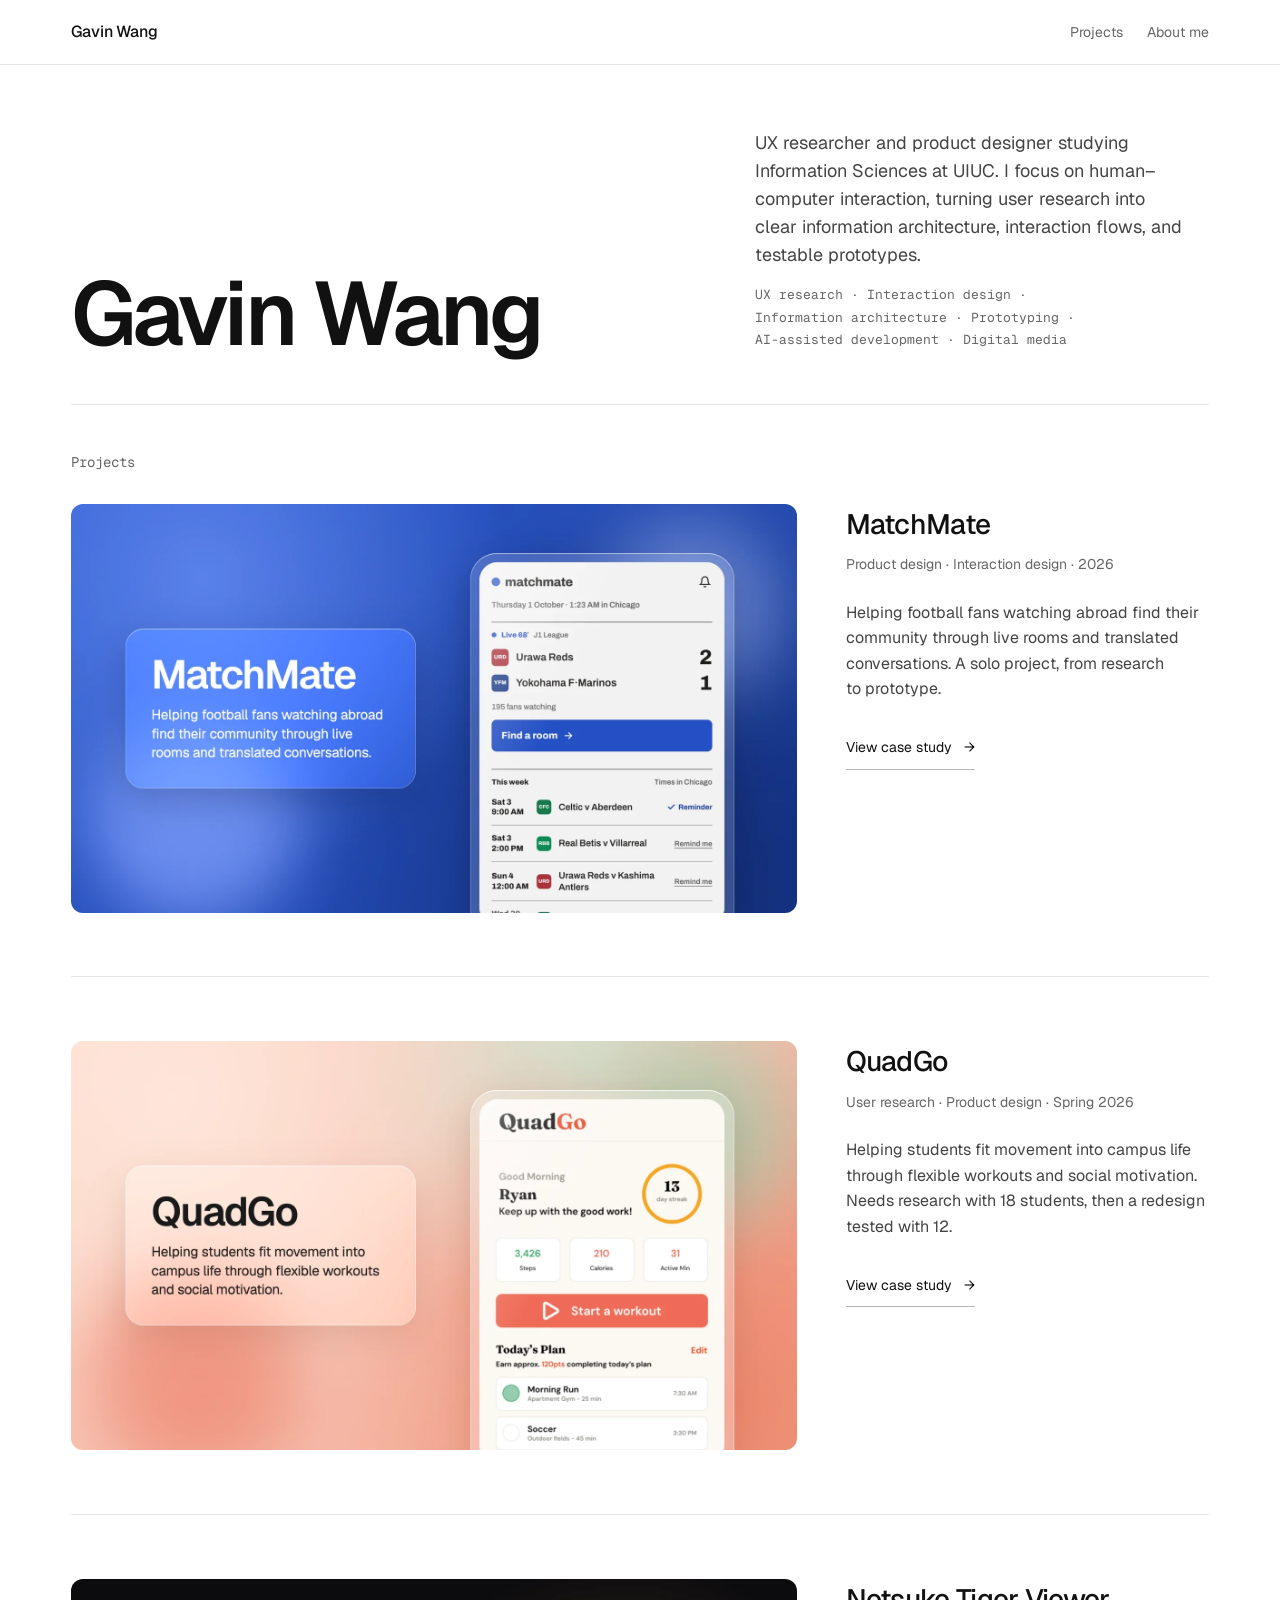
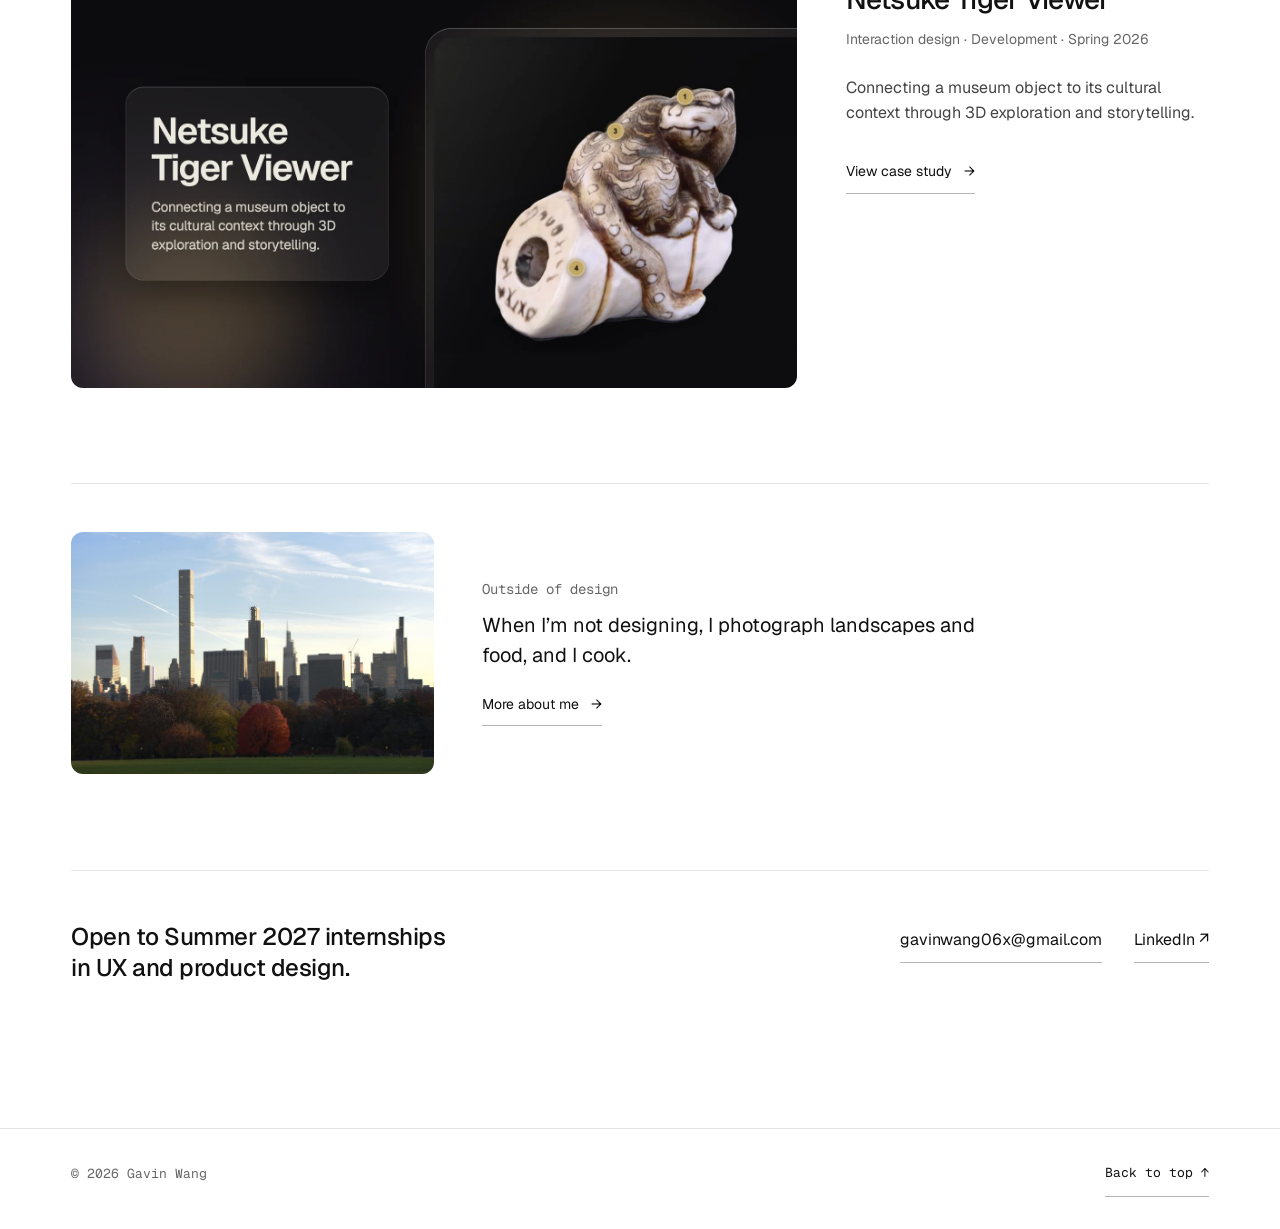
<file: index.html>
<!DOCTYPE html>
<html lang="en">
<head>
    <meta charset="UTF-8">
    <meta name="viewport" content="width=device-width, initial-scale=1.0">
    <meta name="description" content="Gavin Wang — Information Sciences at UIUC. Projects in UX research, product design, and interaction design.">
    <title>Gavin Wang</title>
    <link rel="preconnect" href="https://fonts.googleapis.com">
    <link rel="preconnect" href="https://fonts.gstatic.com" crossorigin>
    <link href="https://fonts.googleapis.com/css2?family=Geist:wght@400;500;600&family=Geist+Mono:wght@400;500&display=swap" rel="stylesheet">
    <link rel="stylesheet" href="styles.css?v=nov02b">
</head>
<body>
    <a class="skip-link" href="#main">Skip to content</a>
    <header class="site-bar">
        <div class="frame">
            <a class="site-name" href="#main">Gavin Wang</a>
            <nav class="site-nav" aria-label="Site">
                <a href="#projects">Projects</a>
                <a href="about.html">About me</a>
            </nav>
        </div>
    </header>
    <main id="main" class="frame page">
        <header class="statement">
            <h1>Gavin Wang</h1>
            <div class="statement-text">
                <p>UX researcher and product designer studying Information Sciences at UIUC. I focus on human–computer interaction, turning user research into clear information architecture, interaction flows, and testable prototypes.</p>
                <p class="statement-focus"><span>UX research</span> · <span>Interaction design</span> · <span>Information architecture</span> · <span>Prototyping</span> · <span>AI-assisted development</span> · <span>Digital media</span></p>
            </div>
        </header>
        <section id="projects" class="section" aria-labelledby="projects-title">
            <h2 id="projects-title" class="section-title">Projects</h2>
            <div class="work-list">
            <article class="work-preview">
                <a class="work-preview-link" href="projects/project-03.html" aria-labelledby="matchmate-title matchmate-cta">
                    <div class="work-artwork">
                        <img class="work-artwork-full" src="assets/images/thumbnails/matchmate-1600.webp" srcset="assets/images/thumbnails/matchmate-1600.webp 1600w, assets/images/thumbnails/matchmate-3200.webp 3200w" sizes="(max-width: 960px) 100vw, 790px" width="1600" height="900" alt="MatchMate thumbnail: the app’s welcome screen, with a football pitch marked with fans’ cities, on a cobalt background." loading="lazy" decoding="async">
                    </div>
                    <div class="work-text">
                        <h3 id="matchmate-title">MatchMate</h3>
                        <p class="work-discipline">Product design · Interaction design · 2026</p>
                        <p>Helping football fans watching abroad find their community through live rooms and translated conversations. A solo project, from research to prototype.</p>
                        <span class="work-cta" id="matchmate-cta">View case study <span aria-hidden="true">→</span></span>
                    </div>
                </a>
            </article>
            <article class="work-preview">
                <a class="work-preview-link" href="projects/project-01.html" aria-labelledby="quadgo-title quadgo-cta">
                    <div class="work-artwork">
                        <img class="work-artwork-full" src="assets/images/thumbnails/quadgo-1600.webp" srcset="assets/images/thumbnails/quadgo-1600.webp 1600w, assets/images/thumbnails/quadgo-3200.webp 3200w" sizes="(max-width: 960px) 100vw, 790px" width="1600" height="900" alt="QuadGo thumbnail: the app’s home screen with a 13-day streak, activity totals, and today’s workout plan, on a warm coral background." loading="lazy" decoding="async">
                    </div>
                    <div class="work-text">
                        <h3 id="quadgo-title">QuadGo</h3>
                        <p class="work-discipline">User research · Product design · Spring 2026</p>
                        <p>Helping students fit movement into campus life through flexible workouts and social motivation. Needs research with 18 students, then a redesign tested with 12.</p>
                        <span class="work-cta" id="quadgo-cta">View case study <span aria-hidden="true">→</span></span>
                    </div>
                </a>
            </article>
            <article class="work-preview">
                <a class="work-preview-link" href="projects/project-02.html" aria-labelledby="netsuke-title netsuke-cta">
                    <div class="work-artwork">
                        <img class="work-artwork-full" src="assets/images/thumbnails/netsuke-1600.webp" srcset="assets/images/thumbnails/netsuke-1600.webp 1600w, assets/images/thumbnails/netsuke-3200.webp 3200w" sizes="(max-width: 960px) 100vw, 790px" width="1600" height="900" alt="Netsuke Tiger Viewer thumbnail: the ivory tiger netsuke with numbered gold hotspots, on a near-black background." loading="lazy" decoding="async">
                    </div>
                    <div class="work-text">
                        <h3 id="netsuke-title">Netsuke Tiger Viewer</h3>
                        <p class="work-discipline">Interaction design · Development · Spring 2026</p>
                        <p>Connecting a museum object to its cultural context through 3D exploration and storytelling.</p>
                        <span class="work-cta" id="netsuke-cta">View case study <span aria-hidden="true">→</span></span>
                    </div>
                </a>
            </article>
            </div>
        </section>
        <aside class="about-teaser" aria-labelledby="teaser-title">
            <a class="about-teaser-link" href="about.html">
                <figure class="photo pop" style="--ratio: 3 / 2">
                    <div class="photo-frame"><img src="assets/images/about/landscape-new-york-skyline.jpg" decoding="async" width="734" height="1100" alt="The Midtown Manhattan skyline rising behind autumn trees and a wide lawn in Central Park." loading="lazy"></div>
                </figure>
                <div class="about-teaser-text">
                    <h2 id="teaser-title" class="section-title">Outside of design</h2>
                    <p>When I’m not designing, I photograph landscapes and food, and I cook.</p>
                    <span class="work-cta">More about me <span aria-hidden="true">→</span></span>
                </div>
            </a>
        </aside>
        <section id="contact" class="contact" aria-labelledby="contact-title">
            <h2 id="contact-title" class="contact-line">Open to Summer 2027 internships in UX and product design.</h2>
            <ul class="contact-links">
                <li><a href="mailto:gavinwang06x@gmail.com">gavinwang06x@gmail.com</a></li>
                <li><a href="https://www.linkedin.com/in/gavinwang62" target="_blank" rel="noopener noreferrer">LinkedIn ↗<span class="sr-only"> (opens in a new tab)</span></a></li>
            </ul>
        </section>
    </main>
    <footer class="site-footer">
        <div class="frame"><span>© 2026 Gavin Wang</span><a href="#main">Back to top ↑</a></div>
    </footer>
</body>
</html>
</file>
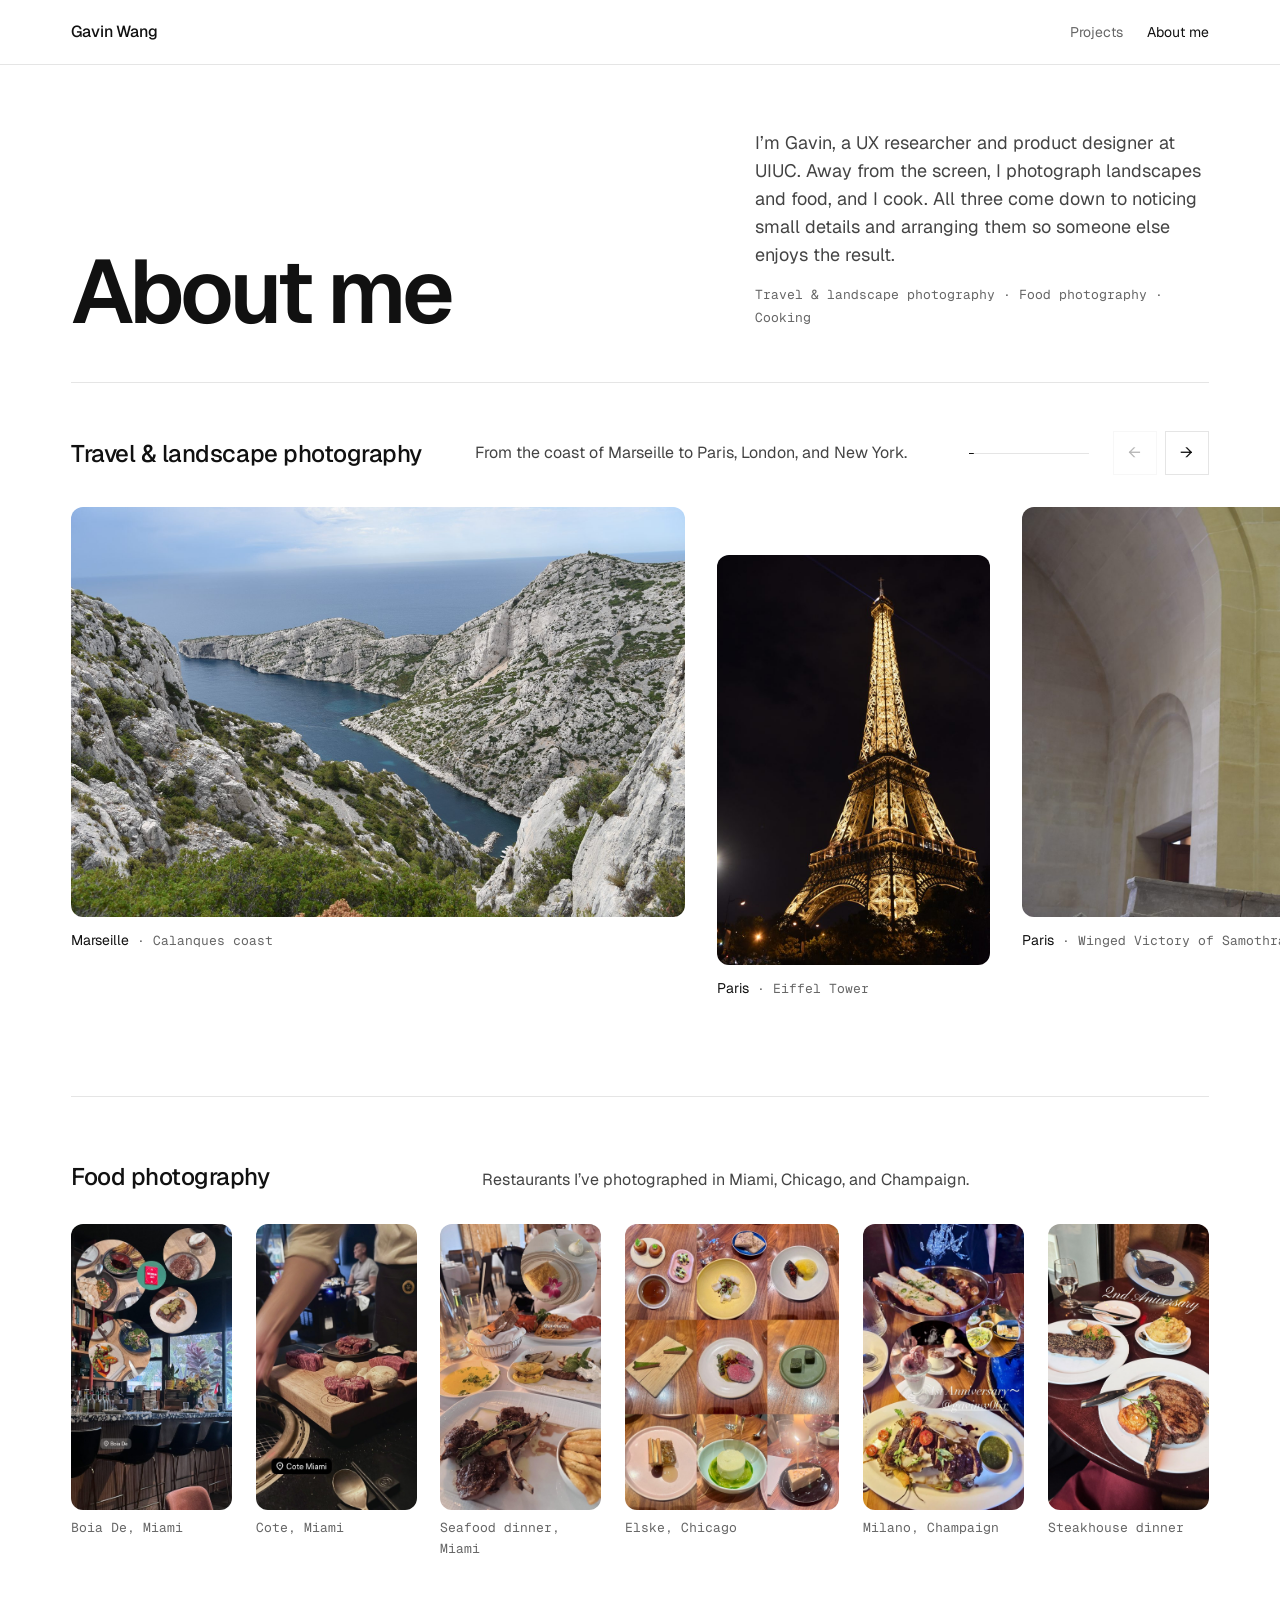
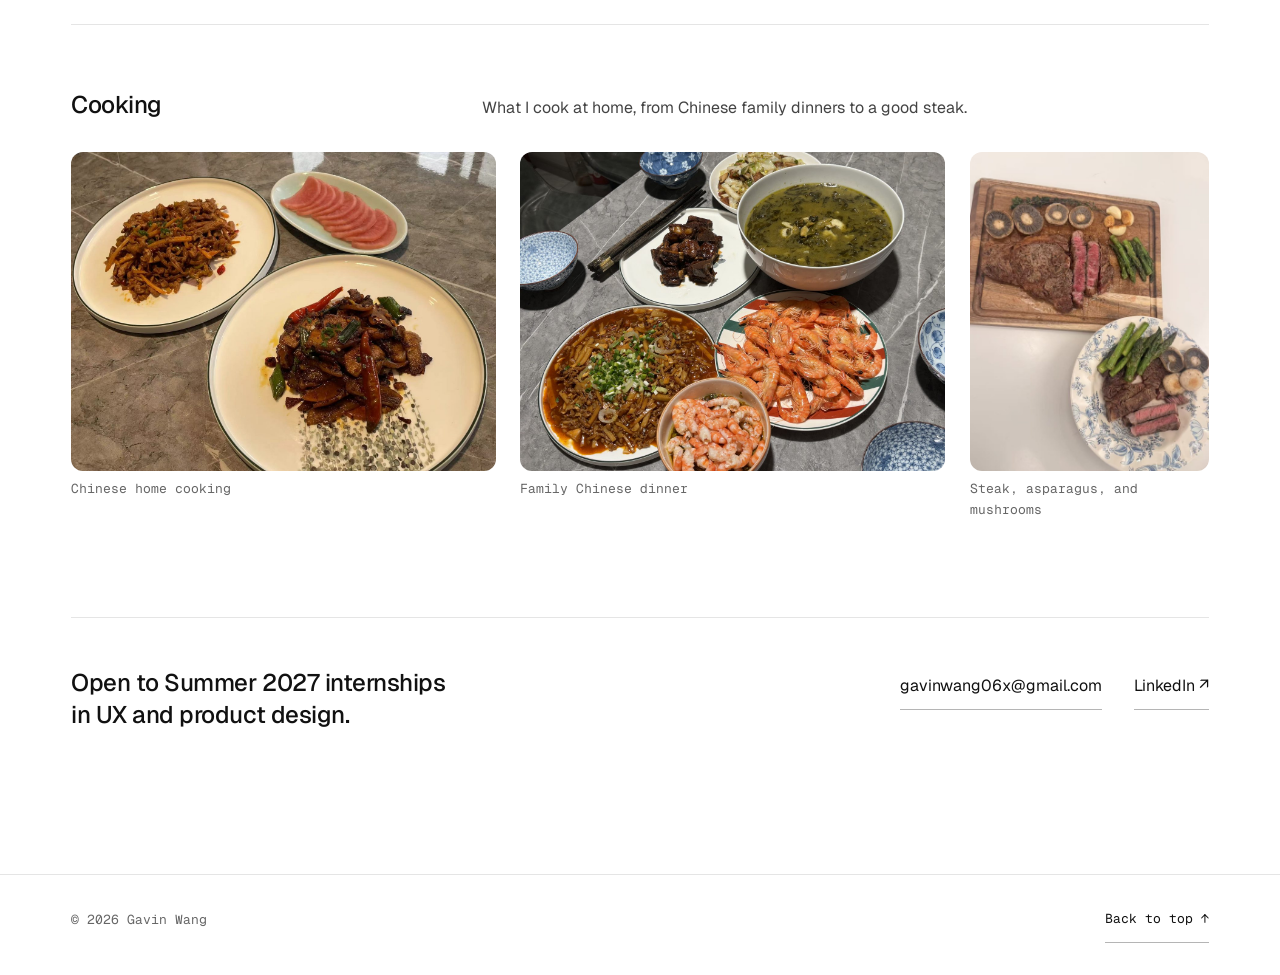
<file: about.html>
<!DOCTYPE html>
<html lang="en">
<head>
    <meta charset="UTF-8">
    <meta name="viewport" content="width=device-width, initial-scale=1.0">
    <meta name="description" content="About Gavin Wang: landscape photography, food photography, and cooking.">
    <title>About me — Gavin Wang</title>
    <link rel="preconnect" href="https://fonts.googleapis.com">
    <link rel="preconnect" href="https://fonts.gstatic.com" crossorigin>
    <link href="https://fonts.googleapis.com/css2?family=Geist:wght@400;500;600&family=Geist+Mono:wght@400;500&display=swap" rel="stylesheet">
    <link rel="stylesheet" href="styles.css?v=nov02b">
</head>
<body>
    <!-- Photos: web copies in assets/images/about/ (resized, metadata removed). Originals stay in photos-inbox/, which is not committed. -->
    <a class="skip-link" href="#main">Skip to content</a>
    <header class="site-bar">
        <div class="frame">
            <a class="site-name" href="index.html">Gavin Wang</a>
            <nav class="site-nav" aria-label="Site">
                <a href="index.html#projects">Projects</a>
                <a href="about.html" aria-current="page">About me</a>
            </nav>
        </div>
    </header>
    <main id="main" class="frame page about-page">
        <header class="statement">
            <h1>About me</h1>
            <div class="statement-text">
                <p>I’m Gavin, a UX researcher and product designer at UIUC. Away from the screen, I photograph landscapes and food, and I cook. All three come down to noticing small details and arranging them so someone else enjoys the result.</p>
                <nav class="statement-focus interest-index" aria-label="On this page"><a href="#landscape">Travel &amp; landscape photography</a> · <a href="#food">Food photography</a> · <a href="#cooking">Cooking</a></nav>
            </div>
        </header>

        <section id="landscape" class="interest" aria-labelledby="landscape-title">
            <div class="interest-head has-controls">
                <h2 id="landscape-title">Travel &amp; landscape photography</h2>
                <p>From the coast of Marseille to Paris, London, and New York.</p>
                <div class="filmstrip-controls">
                    <div class="filmstrip-progress" aria-hidden="true"><span></span></div>
                    <button type="button" class="filmstrip-btn" data-dir="-1" aria-label="Scroll photos left">←</button>
                    <button type="button" class="filmstrip-btn" data-dir="1" aria-label="Scroll photos right">→</button>
                </div>
            </div>
            <div class="filmstrip-wrap">
                <div class="filmstrip" tabindex="0" role="region" aria-label="Travel and landscape photos. Scroll sideways to see more.">
                    <figure class="photo pop film-item" style="--r: 1.4988">
                        <div class="photo-frame"><img src="assets/images/about/landscape-marseille.jpg" decoding="async" width="1920" height="1281" alt="Limestone cliffs dropping into a deep blue inlet on the coast near Marseille." draggable="false"></div>
                        <figcaption><span class="film-place">Marseille</span> · Calanques coast</figcaption>
                    </figure>
                    <figure class="photo pop film-item" style="--r: 0.6673">
                        <div class="photo-frame"><img src="assets/images/about/landscape-eiffel-tower.jpg" decoding="async" width="734" height="1100" alt="The Eiffel Tower lit up gold against the night sky." draggable="false"></div>
                        <figcaption><span class="film-place">Paris</span> · Eiffel Tower</figcaption>
                    </figure>
                    <figure class="photo pop film-item" style="--r: 1.4981">
                        <div class="photo-frame"><img src="assets/images/about/landscape-winged-victory.jpg" decoding="async" width="1600" height="1068" alt="The Winged Victory of Samothrace at the top of a stone staircase." draggable="false" loading="lazy"></div>
                        <figcaption><span class="film-place">Paris</span> · Winged Victory of Samothrace, the Louvre</figcaption>
                    </figure>
                    <figure class="photo pop film-item" style="--r: 1.4981">
                        <div class="photo-frame"><img src="assets/images/about/landscape-london-eye.jpg" decoding="async" width="1600" height="1068" alt="The London Eye on a clear day, seen across the Thames." draggable="false" loading="lazy"></div>
                        <figcaption><span class="film-place">London</span> · London Eye</figcaption>
                    </figure>
                    <figure class="photo pop film-item" style="--r: 0.6673">
                        <div class="photo-frame"><img src="assets/images/about/landscape-new-york-skyline.jpg" decoding="async" width="734" height="1100" alt="The Midtown Manhattan skyline rising behind autumn trees and a wide lawn." draggable="false" loading="lazy"></div>
                        <figcaption><span class="film-place">New York</span> · Central Park</figcaption>
                    </figure>
                    <figure class="photo pop film-item" style="--r: 1.4981">
                        <div class="photo-frame"><img src="assets/images/about/landscape-new-york-mirrors.jpg" decoding="async" width="2000" height="1335" alt="A mirrored room reflecting purple and red lights and two visitors standing on a glass floor." draggable="false" loading="lazy"></div>
                        <figcaption><span class="film-place">New York</span> · A room of mirrors</figcaption>
                    </figure>
                </div>
            </div>
        </section>

        <section id="food" class="interest" aria-labelledby="food-title">
            <div class="interest-head">
                <h2 id="food-title">Food photography</h2>
                <p>Restaurants I’ve photographed in Miami, Chicago, and Champaign.</p>
            </div>
            <div class="photo-justified mobile-three">
                <figure class="photo pop" style="--r: 0.5621">
                    <div class="photo-frame"><img src="assets/images/about/food-boia-de.jpg" decoding="async" width="787" height="1400" alt="Collage of small plates on round tables at Boia De, with a view into the bar." loading="lazy"></div>
                    <figcaption>Boia De, Miami</figcaption>
                </figure>
                <figure class="photo pop" style="--r: 0.5621">
                    <div class="photo-frame"><img src="assets/images/about/food-cote-miami.jpg" decoding="async" width="787" height="1400" alt="Cuts of raw beef on a board beside a tabletop grill at Cote." loading="lazy"></div>
                    <figcaption>Cote, Miami</figcaption>
                </figure>
                <figure class="photo pop" style="--r: 0.5621">
                    <div class="photo-frame"><img src="assets/images/about/food-miami-seafood.jpg" decoding="async" width="787" height="1400" alt="Collage of a seafood dinner: lamb chops, fries, pasta, and small plates." loading="lazy"></div>
                    <figcaption>Seafood dinner, Miami</figcaption>
                </figure>
                <figure class="photo pop" style="--r: 0.7500">
                    <div class="photo-frame"><img src="assets/images/about/food-elske.jpg" decoding="async" width="1050" height="1400" alt="A grid of nine tasting-menu courses on a wooden table at Elske." loading="lazy"></div>
                    <figcaption>Elske, Chicago</figcaption>
                </figure>
                <figure class="photo pop" style="--r: 0.5629">
                    <div class="photo-frame"><img src="assets/images/about/food-milano.jpg" decoding="async" width="788" height="1400" alt="Anniversary dinner collage at Milano: bread, pasta, a plated main, and dessert." loading="lazy"></div>
                    <figcaption>Milano, Champaign</figcaption>
                </figure>
                <figure class="photo pop" style="--r: 0.5621">
                    <div class="photo-frame"><img src="assets/images/about/food-steakhouse.jpg" decoding="async" width="787" height="1400" alt="Steak dinner for a second anniversary: a bone-in ribeye, sides, and a chocolate dessert." loading="lazy"></div>
                    <figcaption>Steakhouse dinner</figcaption>
                </figure>
            </div>
        </section>

        <section id="cooking" class="interest" aria-labelledby="cooking-title">
            <div class="interest-head">
                <h2 id="cooking-title">Cooking</h2>
                <p>What I cook at home, from Chinese family dinners to a good steak.</p>
            </div>
            <div class="photo-justified mobile-one">
                <figure class="photo pop" style="--r: 1.3333">
                    <div class="photo-frame"><img src="assets/images/about/cooking-stir-fries.jpg" decoding="async" width="1400" height="1050" alt="Two home-cooked Chinese stir-fries on white plates." loading="lazy"></div>
                    <figcaption>Chinese home cooking</figcaption>
                </figure>
                <figure class="photo pop" style="--r: 1.3333">
                    <div class="photo-frame"><img src="assets/images/about/cooking-family-dinner.jpg" decoding="async" width="1400" height="1050" alt="A Chinese family dinner spread: shrimp, braised noodles, a vegetable soup, and side dishes." loading="lazy"></div>
                    <figcaption>Family Chinese dinner</figcaption>
                </figure>
                <figure class="photo pop" style="--r: 0.7500">
                    <div class="photo-frame"><img src="assets/images/about/cooking-steak.jpg" decoding="async" width="1050" height="1400" alt="A sliced medium-rare steak with asparagus and mushrooms on a cutting board and a plate." loading="lazy"></div>
                    <figcaption>Steak, asparagus, and mushrooms</figcaption>
                </figure>
            </div>
        </section>

        <section id="contact" class="contact" aria-labelledby="contact-title">
            <h2 id="contact-title" class="contact-line">Open to Summer 2027 internships in UX and product design.</h2>
            <ul class="contact-links">
                <li><a href="mailto:gavinwang06x@gmail.com">gavinwang06x@gmail.com</a></li>
                <li><a href="https://www.linkedin.com/in/gavinwang62" target="_blank" rel="noopener noreferrer">LinkedIn ↗<span class="sr-only"> (opens in a new tab)</span></a></li>
            </ul>
        </section>
    </main>
    <footer class="site-footer">
        <div class="frame"><span>© 2026 Gavin Wang</span><a href="#main">Back to top ↑</a></div>
    </footer>
    <dialog class="lightbox" aria-label="Photo viewer">
        <div class="lightbox-inner">
            <figure class="lightbox-figure">
                <img class="lightbox-image" alt="">
                <figcaption class="lightbox-caption"><span class="lightbox-text"></span><span class="lightbox-count"></span></figcaption>
            </figure>
            <button type="button" class="lightbox-btn lightbox-prev" aria-label="Previous photo">←</button>
            <button type="button" class="lightbox-btn lightbox-next" aria-label="Next photo">→</button>
            <button type="button" class="lightbox-btn lightbox-close" aria-label="Close photo viewer">Close</button>
        </div>
    </dialog>
    <script src="assets/js/about.js?v=5" defer></script>
</body>
</html>
</file>
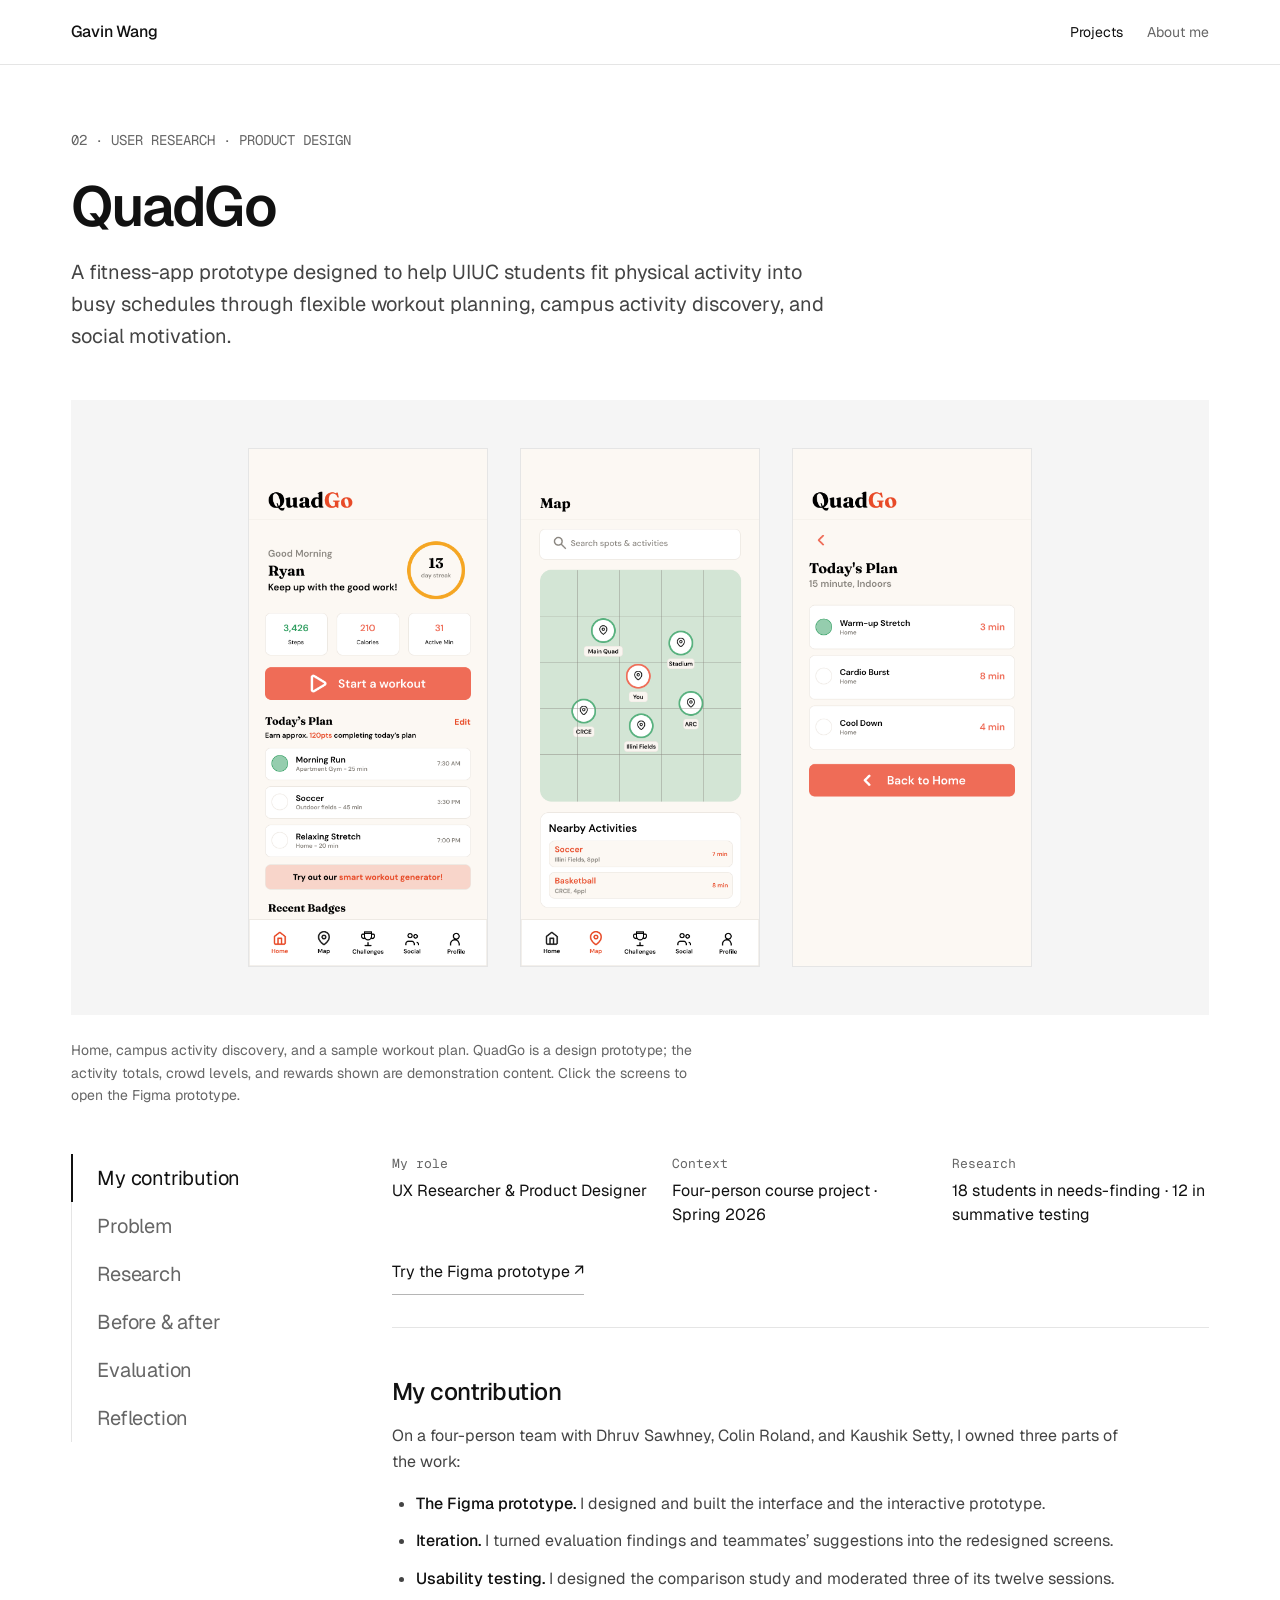
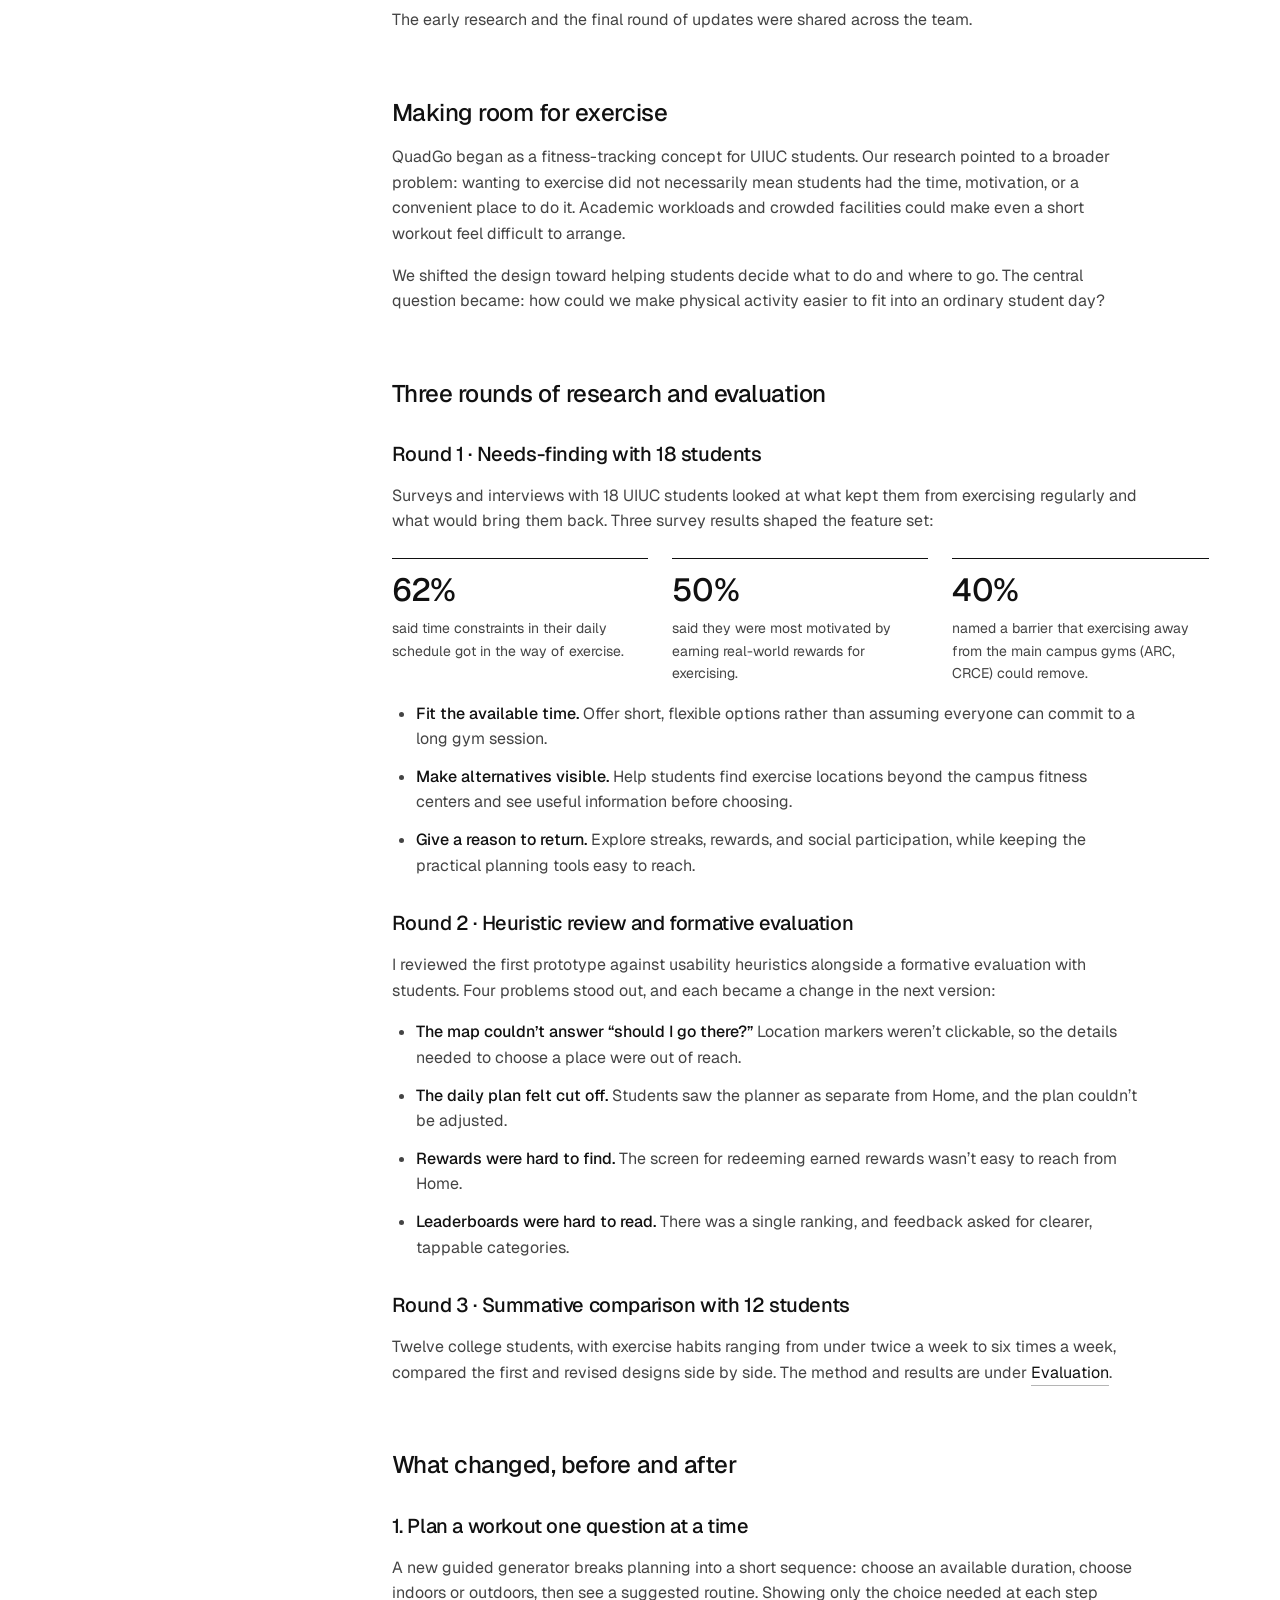
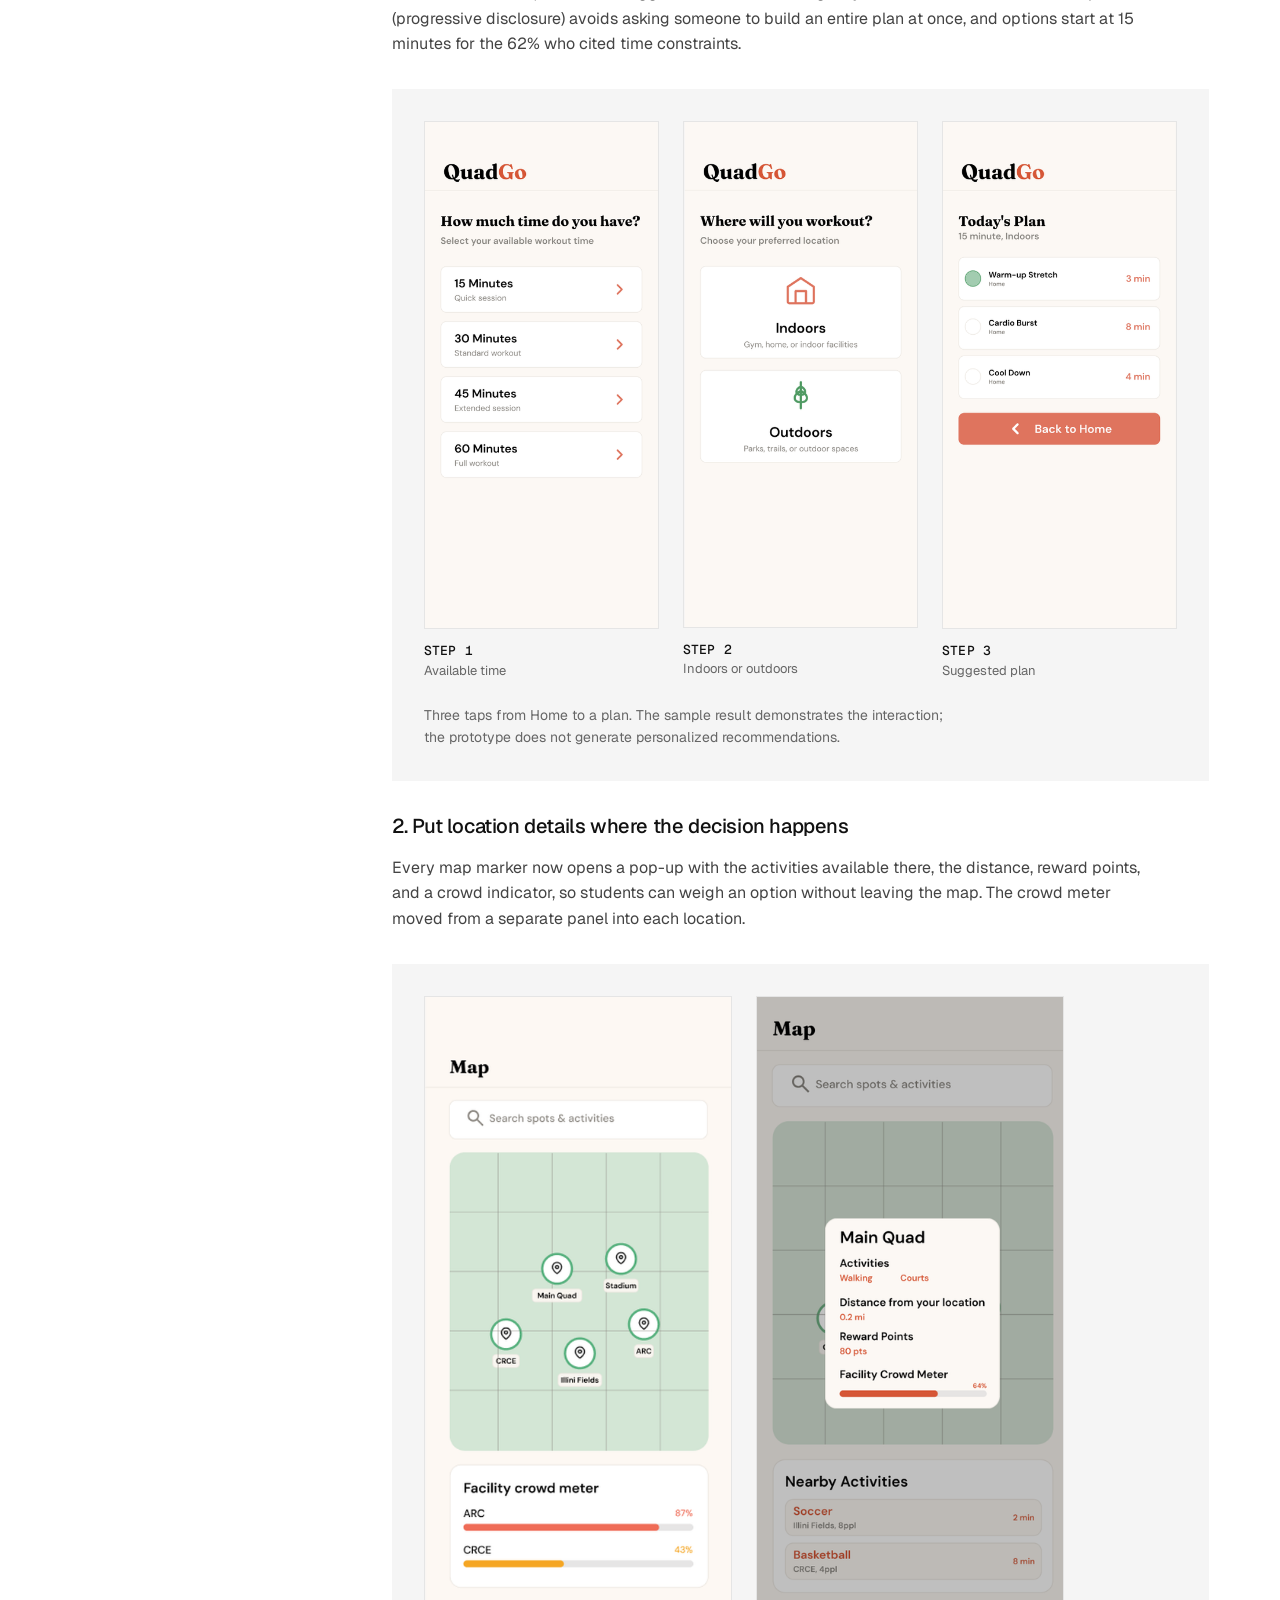
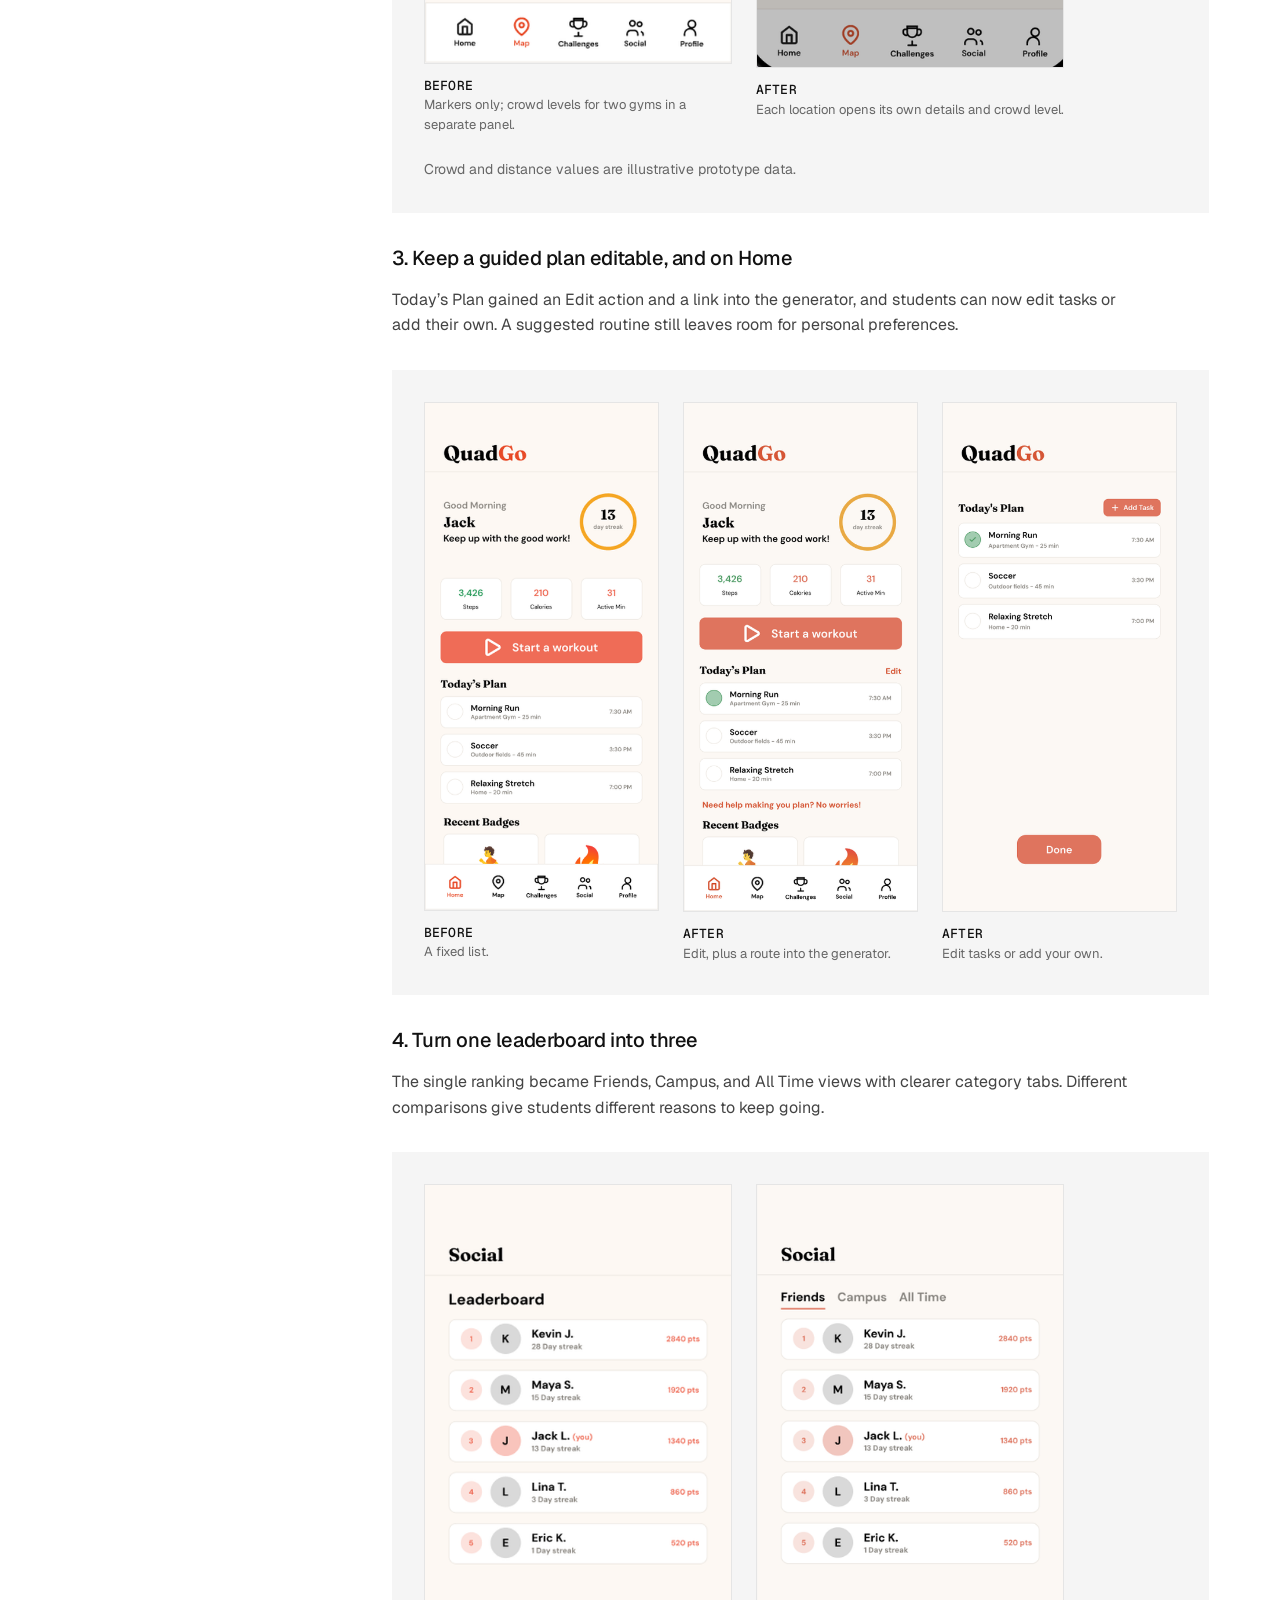
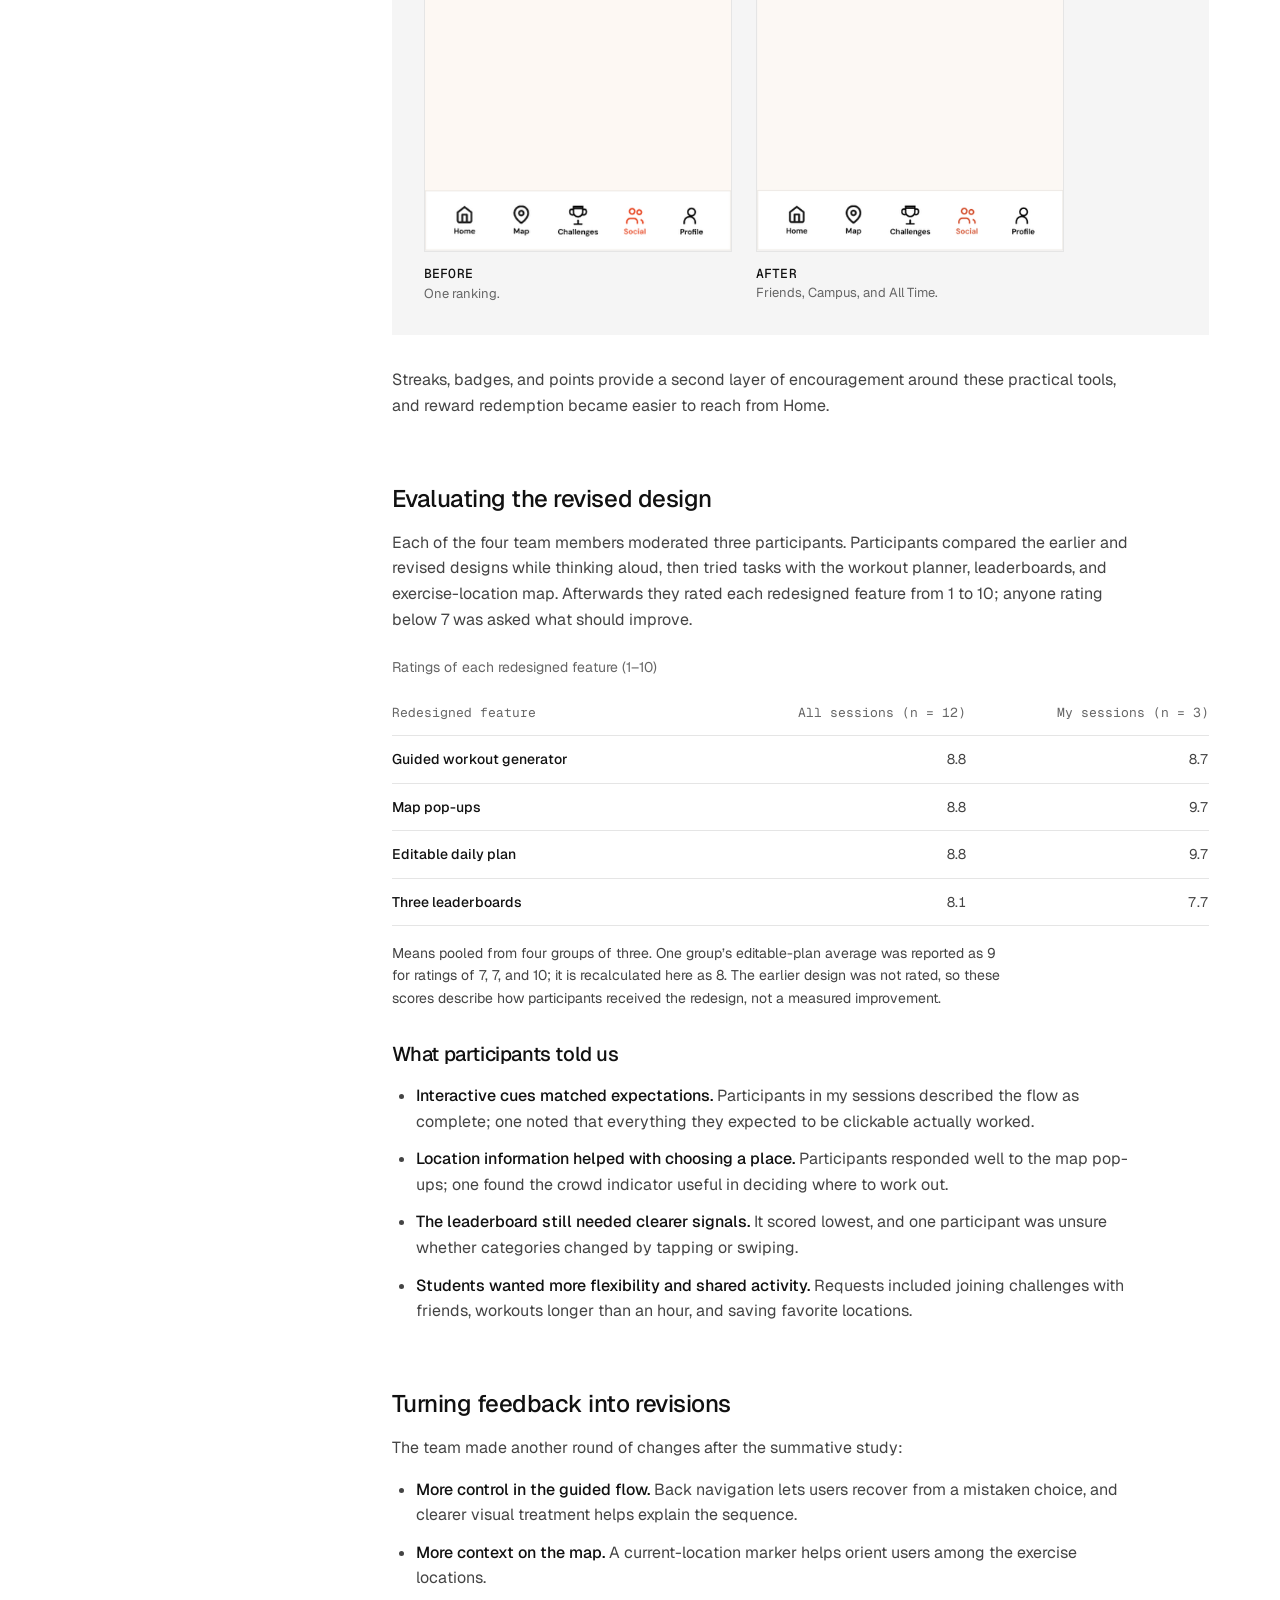
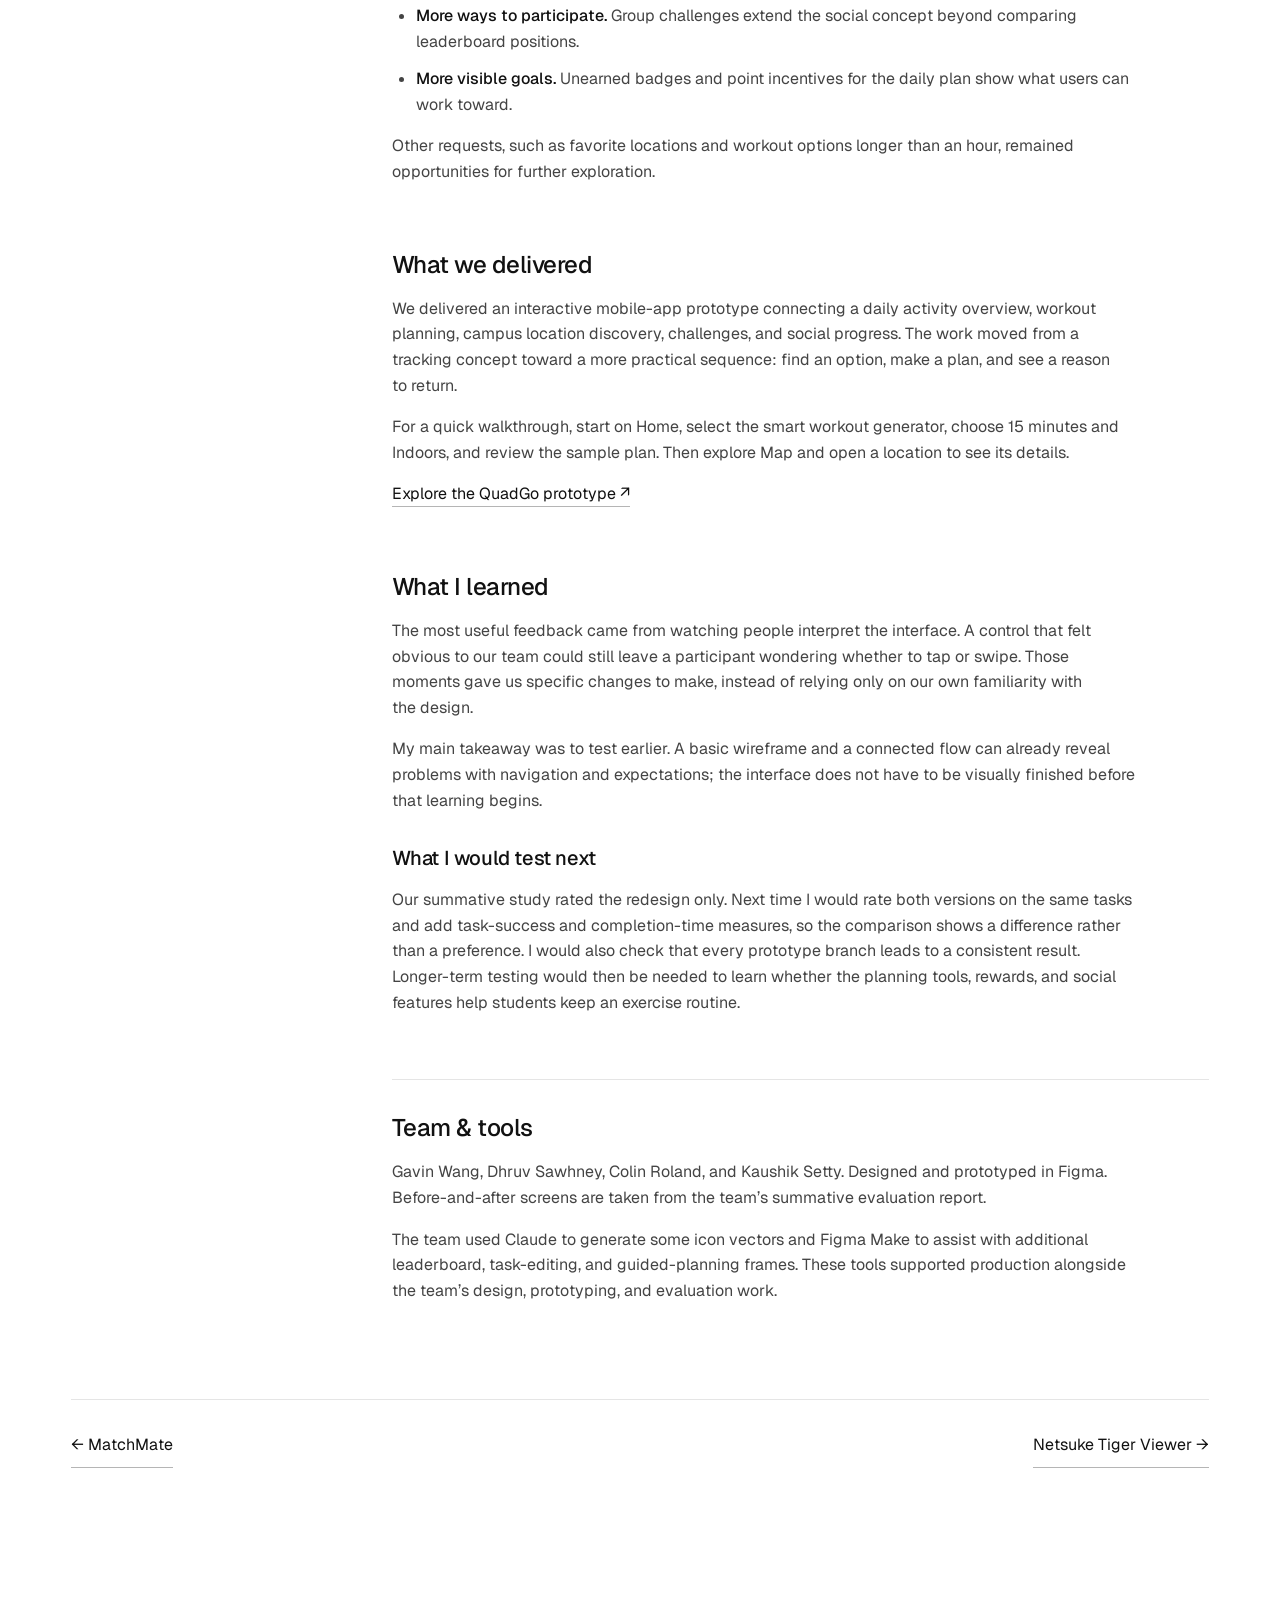
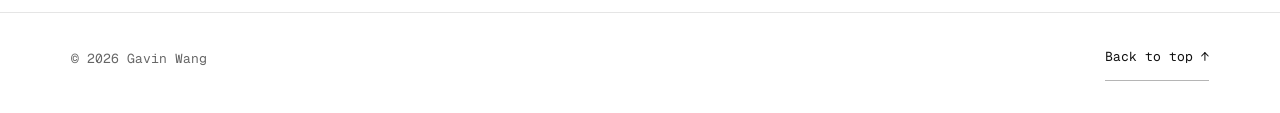
<file: projects/project-01.html>
<!DOCTYPE html>
<html lang="en">
<head>
    <meta charset="UTF-8">
    <meta name="viewport" content="width=device-width, initial-scale=1.0">
    <meta name="description" content="QuadGo: a UIUC student fitness-app prototype. A case study in user research, usability evaluation, and Figma prototyping by Gavin Wang.">
    <title>QuadGo — Gavin Wang</title>
    <link rel="preconnect" href="https://fonts.googleapis.com">
    <link rel="preconnect" href="https://fonts.gstatic.com" crossorigin>
    <link href="https://fonts.googleapis.com/css2?family=Geist:wght@400;500;600&family=Geist+Mono:wght@400;500&display=swap" rel="stylesheet">
    <link rel="stylesheet" href="../styles.css?v=nov02b">
</head>
<body>
    <a class="skip-link" href="#main">Skip to content</a>
    <header class="site-bar">
        <div class="frame">
            <a class="site-name" href="../index.html">Gavin Wang</a>
            <nav class="site-nav" aria-label="Site">
                <a href="../index.html#projects" aria-current="page">Projects</a>
                <a href="../about.html">About me</a>
            </nav>
        </div>
    </header>
    <main id="main" class="frame page case-study">
        <header class="case-header"><p class="label">02 · USER RESEARCH · PRODUCT DESIGN</p><h1>QuadGo</h1><p class="intro">A fitness-app prototype designed to help UIUC students fit physical activity into busy schedules through flexible workout planning, campus activity discovery, and social motivation.</p></header>
        <div class="case-hero">
        <a class="project-screens-link" href="https://www.figma.com/proto/0aW84qmDlwOg2IHuxpjqlN/QuadGo-Prototype?page-id=0%3A1&amp;node-id=1-2&amp;scaling=scale-down&amp;content-scaling=fixed&amp;starting-point-node-id=1%3A2" target="_blank" rel="noopener noreferrer" aria-label="Open the QuadGo Figma prototype (opens in a new tab)">
            <div class="project-screens">
            <img src="../assets/images/quadgo/home.png" width="402" height="874" alt="QuadGo home dashboard and daily workout plan.">
            <img src="../assets/images/quadgo/map.png" width="402" height="874" alt="Campus exercise locations on the QuadGo map.">
            <img src="../assets/images/quadgo/workout-plan.png" width="402" height="874" alt="A generated 15-minute indoor workout plan.">
            </div>
        </a>
        <p class="template-note">Home, campus activity discovery, and a sample workout plan. QuadGo is a design prototype; the activity totals, crowd levels, and rewards shown are demonstration content. Click the screens to open the Figma prototype.</p>
        </div>
        <div class="case-layout case-layout--toc">
            <aside class="case-aside" aria-label="Case study sections">
                <nav class="case-toc" aria-label="Case study sections">
                    <a href="#contribution">My contribution</a>
                    <a href="#problem">Problem</a>
                    <a href="#research">Research</a>
                    <a href="#changes">Before &amp; after</a>
                    <a href="#evaluation">Evaluation</a>
                    <a href="#reflection">Reflection</a>
                </nav>
            </aside>
            <div class="case-body">
                <div class="case-meta">
                    <dl class="case-details">
                    <div><dt>My role</dt><dd>UX Researcher &amp; Product Designer</dd></div>
                    <div><dt>Context</dt><dd>Four-person course project · Spring 2026</dd></div>
                    <div><dt>Research</dt><dd>18 students in needs-finding · 12 in summative testing</dd></div>
                    </dl>
                    <nav class="case-meta-links" aria-label="Project links"><a href="https://www.figma.com/proto/0aW84qmDlwOg2IHuxpjqlN/QuadGo-Prototype?page-id=0%3A1&amp;node-id=1-2&amp;scaling=scale-down&amp;content-scaling=fixed&amp;starting-point-node-id=1%3A2" target="_blank" rel="noopener noreferrer">Try the Figma prototype ↗<span class="sr-only"> (opens in a new tab)</span></a></nav>
                </div>
            <section id="contribution" class="case-section case-prose" aria-labelledby="contribution-title">
                <h2 id="contribution-title">My contribution</h2>
                <p>On a four-person team with Dhruv Sawhney, Colin Roland, and Kaushik Setty, I owned three parts of the work:</p>
                <ul>
                    <li><strong>The Figma prototype.</strong> I designed and built the interface and the interactive prototype.</li>
                    <li><strong>Iteration.</strong> I turned evaluation findings and teammates’ suggestions into the redesigned screens.</li>
                    <li><strong>Usability testing.</strong> I designed the comparison study and moderated three of its twelve sessions.</li>
                </ul>
                <p>The early research and the final round of updates were shared across the team.</p>
            </section>

            <section id="problem" class="case-section case-prose" aria-labelledby="problem-title">
                <h2 id="problem-title">Making room for exercise</h2>
                <p>QuadGo began as a fitness-tracking concept for UIUC students. Our research pointed to a broader problem: wanting to exercise did not necessarily mean students had the time, motivation, or a convenient place to do it. Academic workloads and crowded facilities could make even a short workout feel difficult to arrange.</p>
                <p>We shifted the design toward helping students decide what to do and where to go. The central question became: how could we make physical activity easier to fit into an ordinary student day?</p>
            </section>

            <section id="research" class="case-section case-prose" aria-labelledby="research-title">
                <h2 id="research-title">Three rounds of research and evaluation</h2>
                <h3>Round 1 · Needs-finding with 18 students</h3>
                <p>Surveys and interviews with 18 UIUC students looked at what kept them from exercising regularly and what would bring them back. Three survey results shaped the feature set:</p>
                <dl class="stat-list">
                    <div><dt>62%</dt><dd>said time constraints in their daily schedule got in the way of exercise.</dd></div>
                    <div><dt>50%</dt><dd>said they were most motivated by earning real-world rewards for exercising.</dd></div>
                    <div><dt>40%</dt><dd>named a barrier that exercising away from the main campus gyms (ARC, CRCE) could remove.</dd></div>
                </dl>
                <ul>
                    <li><strong>Fit the available time.</strong> Offer short, flexible options rather than assuming everyone can commit to a long gym session.</li>
                    <li><strong>Make alternatives visible.</strong> Help students find exercise locations beyond the campus fitness centers and see useful information before choosing.</li>
                    <li><strong>Give a reason to return.</strong> Explore streaks, rewards, and social participation, while keeping the practical planning tools easy to reach.</li>
                </ul>
                <h3>Round 2 · Heuristic review and formative evaluation</h3>
                <p>I reviewed the first prototype against usability heuristics alongside a formative evaluation with students. Four problems stood out, and each became a change in the next version:</p>
                <ul>
                    <li><strong>The map couldn’t answer “should I go there?”</strong> Location markers weren’t clickable, so the details needed to choose a place were out of reach.</li>
                    <li><strong>The daily plan felt cut off.</strong> Students saw the planner as separate from Home, and the plan couldn’t be adjusted.</li>
                    <li><strong>Rewards were hard to find.</strong> The screen for redeeming earned rewards wasn’t easy to reach from Home.</li>
                    <li><strong>Leaderboards were hard to read.</strong> There was a single ranking, and feedback asked for clearer, tappable categories.</li>
                </ul>
                <h3>Round 3 · Summative comparison with 12 students</h3>
                <p>Twelve college students, with exercise habits ranging from under twice a week to six times a week, compared the first and revised designs side by side. The method and results are under <a href="#evaluation">Evaluation</a>.</p>
            </section>

            <section id="changes" class="case-section case-prose" aria-labelledby="changes-title">
                <h2 id="changes-title">What changed, before and after</h2>
                <h3>1. Plan a workout one question at a time</h3>
                <p>A new guided generator breaks planning into a short sequence: choose an available duration, choose indoors or outdoors, then see a suggested routine. Showing only the choice needed at each step (progressive disclosure) avoids asking someone to build an entire plan at once, and options start at 15 minutes for the 62% who cited time constraints.</p>
                <figure class="screen-compare" style="--cols: 3">
                    <div class="screen-compare-grid">
                        <figure><img src="../assets/images/quadgo/generator-time.png" width="402" height="873" alt="Generator step one: How much time do you have? with 15, 30, 45, and 60 minute options." loading="lazy"><figcaption><b>Step 1</b>Available time</figcaption></figure>
                        <figure><img src="../assets/images/quadgo/generator-location.png" width="402" height="871" alt="Generator step two: Where will you workout? with Indoors and Outdoors choices." loading="lazy"><figcaption><b>Step 2</b>Indoors or outdoors</figcaption></figure>
                        <figure><img src="../assets/images/quadgo/generator-plan.png" width="402" height="873" alt="Generator result: a 15-minute indoor plan with warm-up, cardio burst, and cool down." loading="lazy"><figcaption><b>Step 3</b>Suggested plan</figcaption></figure>
                    </div>
                    <figcaption>Three taps from Home to a plan. The sample result demonstrates the interaction; the prototype does not generate personalized recommendations.</figcaption>
                </figure>

                <h3>2. Put location details where the decision happens</h3>
                <p>Every map marker now opens a pop-up with the activities available there, the distance, reward points, and a crowd indicator, so students can weigh an option without leaving the map. The crowd meter moved from a separate panel into each location.</p>
                <figure class="screen-compare">
                    <div class="screen-compare-grid">
                        <figure><img src="../assets/images/quadgo/before-map.png" width="402" height="875" alt="Before: a map with location markers that open nothing, and a separate facility crowd meter for ARC and CRCE below." loading="lazy"><figcaption><b>Before</b>Markers only; crowd levels for two gyms in a separate panel.</figcaption></figure>
                        <figure><img src="../assets/images/quadgo/after-map-popup.png" width="402" height="881" alt="After: the Main Quad pop-up shows activities, distance, reward points, and a crowd meter, with nearby activities listed below." loading="lazy"><figcaption><b>After</b>Each location opens its own details and crowd level.</figcaption></figure>
                    </div>
                    <figcaption>Crowd and distance values are illustrative prototype data.</figcaption>
                </figure>

                <h3>3. Keep a guided plan editable, and on Home</h3>
                <p>Today’s Plan gained an Edit action and a link into the generator, and students can now edit tasks or add their own. A suggested routine still leaves room for personal preferences.</p>
                <figure class="screen-compare" style="--cols: 3">
                    <div class="screen-compare-grid">
                        <figure><img src="../assets/images/quadgo/before-home.png" width="402" height="875" alt="Before: Home with a fixed Today's Plan list and no way to change it." loading="lazy"><figcaption><b>Before</b>A fixed list.</figcaption></figure>
                        <figure><img src="../assets/images/quadgo/after-home-edit.png" width="402" height="877" alt="After: Home with an Edit action on Today's Plan and a link reading Need help making your plan? No worries!" loading="lazy"><figcaption><b>After</b>Edit, plus a route into the generator.</figcaption></figure>
                        <figure><img src="../assets/images/quadgo/after-edit-tasks.png" width="402" height="877" alt="After: the edit view of Today's Plan with an Add Task button." loading="lazy"><figcaption><b>After</b>Edit tasks or add your own.</figcaption></figure>
                    </div>
                </figure>

                <h3>4. Turn one leaderboard into three</h3>
                <p>The single ranking became Friends, Campus, and All Time views with clearer category tabs. Different comparisons give students different reasons to keep going.</p>
                <figure class="screen-compare">
                    <div class="screen-compare-grid">
                        <figure><img src="../assets/images/quadgo/before-leaderboard.png" width="402" height="875" alt="Before: a single leaderboard list of five users." loading="lazy"><figcaption><b>Before</b>One ranking.</figcaption></figure>
                        <figure><img src="../assets/images/quadgo/after-leaderboard-friends.png" width="402" height="874" alt="After: the Social screen with Friends, Campus, and All Time tabs, showing the Friends ranking." loading="lazy"><figcaption><b>After</b>Friends, Campus, and All Time.</figcaption></figure>
                    </div>
                </figure>
                <p>Streaks, badges, and points provide a second layer of encouragement around these practical tools, and reward redemption became easier to reach from Home.</p>
            </section>

            <section id="evaluation" class="case-section case-prose" aria-labelledby="evaluation-title">
                <h2 id="evaluation-title">Evaluating the revised design</h2>
                <p>Each of the four team members moderated three participants. Participants compared the earlier and revised designs while thinking aloud, then tried tasks with the workout planner, leaderboards, and exercise-location map. Afterwards they rated each redesigned feature from 1 to 10; anyone rating below 7 was asked what should improve.</p>
                <table class="data-table">
                    <caption>Ratings of each redesigned feature (1–10)</caption>
                    <thead><tr><th scope="col">Redesigned feature</th><th scope="col" class="num">All sessions (n = 12)</th><th scope="col" class="num">My sessions (n = 3)</th></tr></thead>
                    <tbody>
                        <tr><th scope="row">Guided workout generator</th><td class="num">8.8</td><td class="num">8.7</td></tr>
                        <tr><th scope="row">Map pop-ups</th><td class="num">8.8</td><td class="num">9.7</td></tr>
                        <tr><th scope="row">Editable daily plan</th><td class="num">8.8</td><td class="num">9.7</td></tr>
                        <tr><th scope="row">Three leaderboards</th><td class="num">8.1</td><td class="num">7.7</td></tr>
                    </tbody>
                </table>
                <p class="template-note">Means pooled from four groups of three. One group’s editable-plan average was reported as 9 for ratings of 7, 7, and 10; it is recalculated here as 8. The earlier design was not rated, so these scores describe how participants received the redesign, not a measured improvement.</p>
                <h3>What participants told us</h3>
                <ul>
                    <li><strong>Interactive cues matched expectations.</strong> Participants in my sessions described the flow as complete; one noted that everything they expected to be clickable actually worked.</li>
                    <li><strong>Location information helped with choosing a place.</strong> Participants responded well to the map pop-ups; one found the crowd indicator useful in deciding where to work out.</li>
                    <li><strong>The leaderboard still needed clearer signals.</strong> It scored lowest, and one participant was unsure whether categories changed by tapping or swiping.</li>
                    <li><strong>Students wanted more flexibility and shared activity.</strong> Requests included joining challenges with friends, workouts longer than an hour, and saving favorite locations.</li>
                </ul>
            </section>

            <section class="case-section case-prose" aria-labelledby="iteration-title">
                <h2 id="iteration-title">Turning feedback into revisions</h2>
                <p>The team made another round of changes after the summative study:</p>
                <ul>
                    <li><strong>More control in the guided flow.</strong> Back navigation lets users recover from a mistaken choice, and clearer visual treatment helps explain the sequence.</li>
                    <li><strong>More context on the map.</strong> A current-location marker helps orient users among the exercise locations.</li>
                    <li><strong>More ways to participate.</strong> Group challenges extend the social concept beyond comparing leaderboard positions.</li>
                    <li><strong>More visible goals.</strong> Unearned badges and point incentives for the daily plan show what users can work toward.</li>
                </ul>
                <p>Other requests, such as favorite locations and workout options longer than an hour, remained opportunities for further exploration.</p>
            </section>

            <section class="case-section case-prose" aria-labelledby="outcome-title">
                <h2 id="outcome-title">What we delivered</h2>
                <p>We delivered an interactive mobile-app prototype connecting a daily activity overview, workout planning, campus location discovery, challenges, and social progress. The work moved from a tracking concept toward a more practical sequence: find an option, make a plan, and see a reason to return.</p>
                <p>For a quick walkthrough, start on Home, select the smart workout generator, choose 15 minutes and Indoors, and review the sample plan. Then explore Map and open a location to see its details.</p>
                <p><a href="https://www.figma.com/proto/0aW84qmDlwOg2IHuxpjqlN/QuadGo-Prototype?page-id=0%3A1&amp;node-id=1-2&amp;scaling=scale-down&amp;content-scaling=fixed&amp;starting-point-node-id=1%3A2" target="_blank" rel="noopener noreferrer">Explore the QuadGo prototype ↗<span class="sr-only"> (opens in a new tab)</span></a></p>
            </section>

            <section id="reflection" class="case-section case-prose" aria-labelledby="reflection-title">
                <h2 id="reflection-title">What I learned</h2>
                <p>The most useful feedback came from watching people interpret the interface. A control that felt obvious to our team could still leave a participant wondering whether to tap or swipe. Those moments gave us specific changes to make, instead of relying only on our own familiarity with the design.</p>
                <p>My main takeaway was to test earlier. A basic wireframe and a connected flow can already reveal problems with navigation and expectations; the interface does not have to be visually finished before that learning begins.</p>
                <h3>What I would test next</h3>
                <p>Our summative study rated the redesign only. Next time I would rate both versions on the same tasks and add task-success and completion-time measures, so the comparison shows a difference rather than a preference. I would also check that every prototype branch leads to a consistent result. Longer-term testing would then be needed to learn whether the planning tools, rewards, and social features help students keep an exercise routine.</p>
            </section>

            <section class="case-section case-prose case-credits" aria-labelledby="credits-title">
                <h2 id="credits-title">Team &amp; tools</h2>
                <p>Gavin Wang, Dhruv Sawhney, Colin Roland, and Kaushik Setty. Designed and prototyped in Figma. Before-and-after screens are taken from the team’s summative evaluation report.</p>
                <p>The team used Claude to generate some icon vectors and Figma Make to assist with additional leaderboard, task-editing, and guided-planning frames. These tools supported production alongside the team’s design, prototyping, and evaluation work.</p>
            </section>
            </div>
        </div>
        <nav class="case-pager" aria-label="More projects"><a href="project-03.html">← MatchMate</a><a href="project-02.html">Netsuke Tiger Viewer →</a></nav>
    </main>
    <footer class="site-footer">
        <div class="frame"><span>© 2026 Gavin Wang</span><a href="#main">Back to top ↑</a></div>
    </footer>
    <script src="../assets/js/case.js?v=5" defer></script>
</body>
</html>
</file>
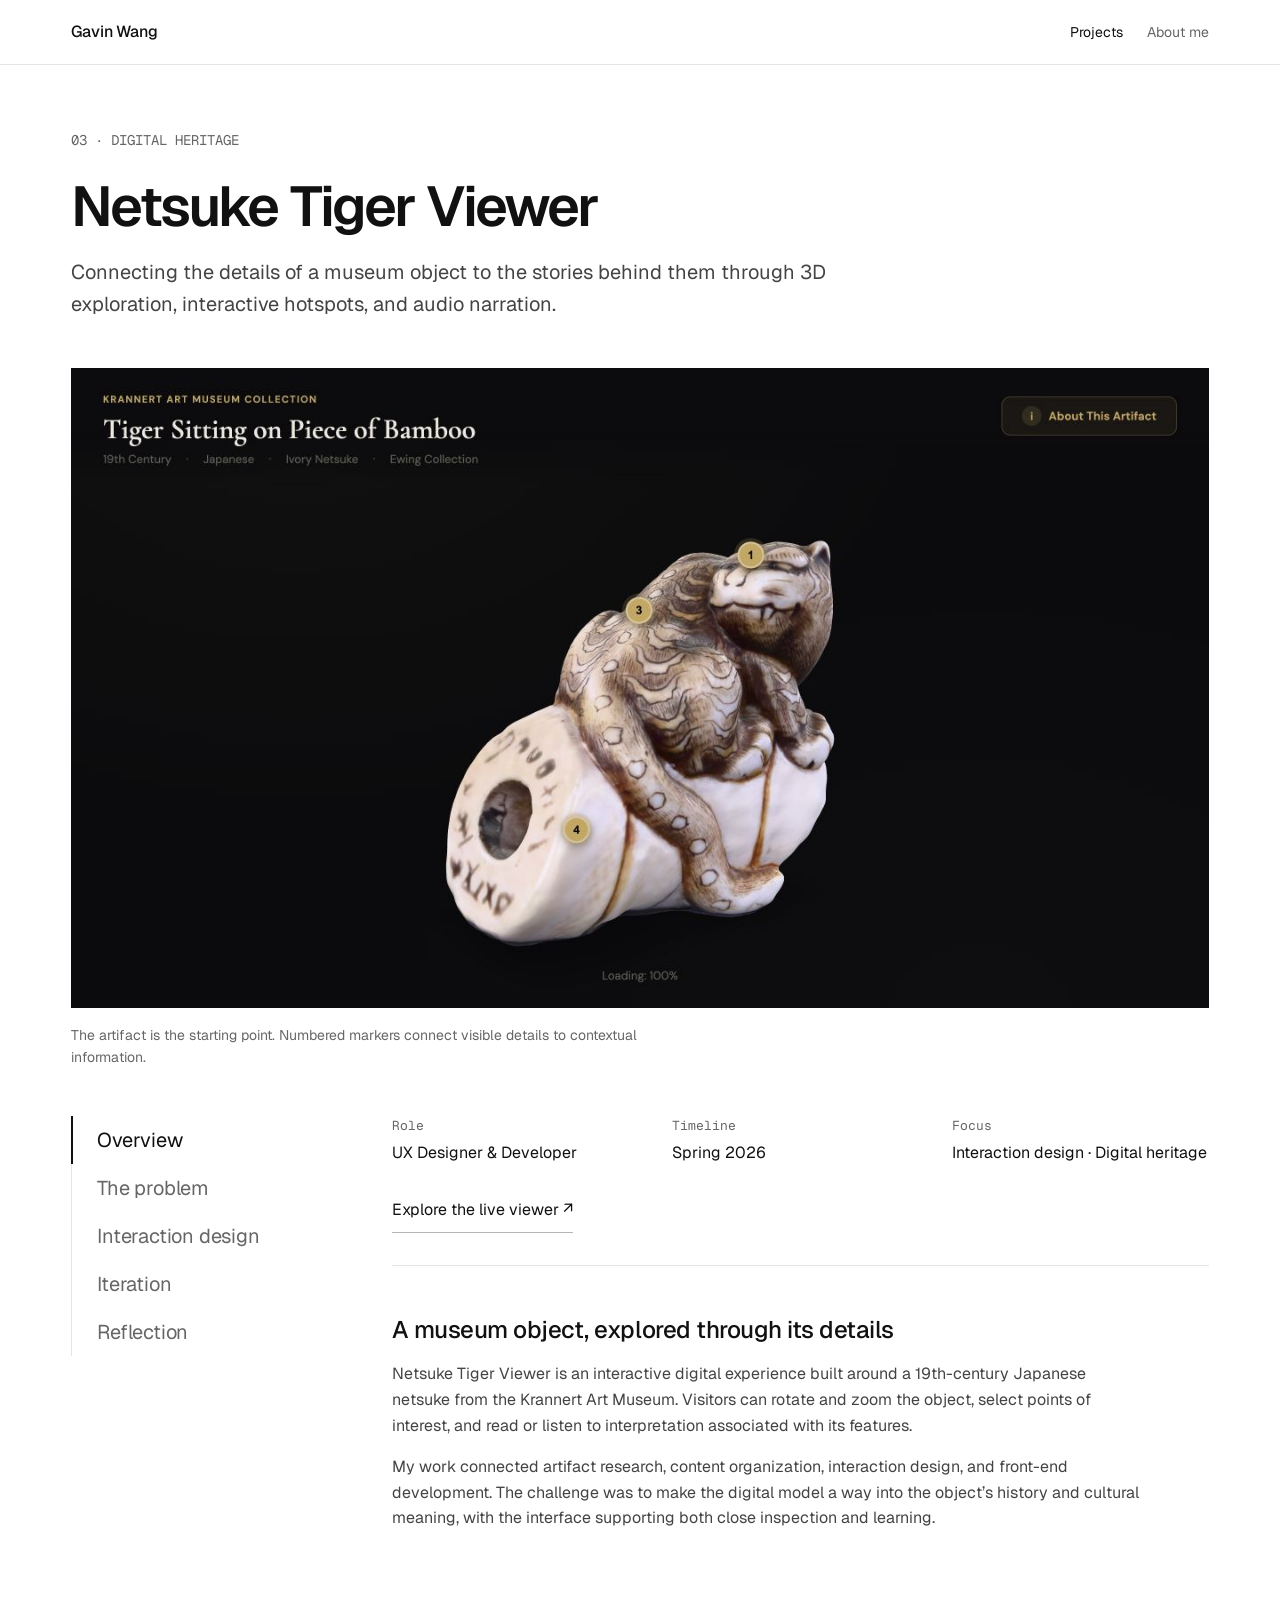
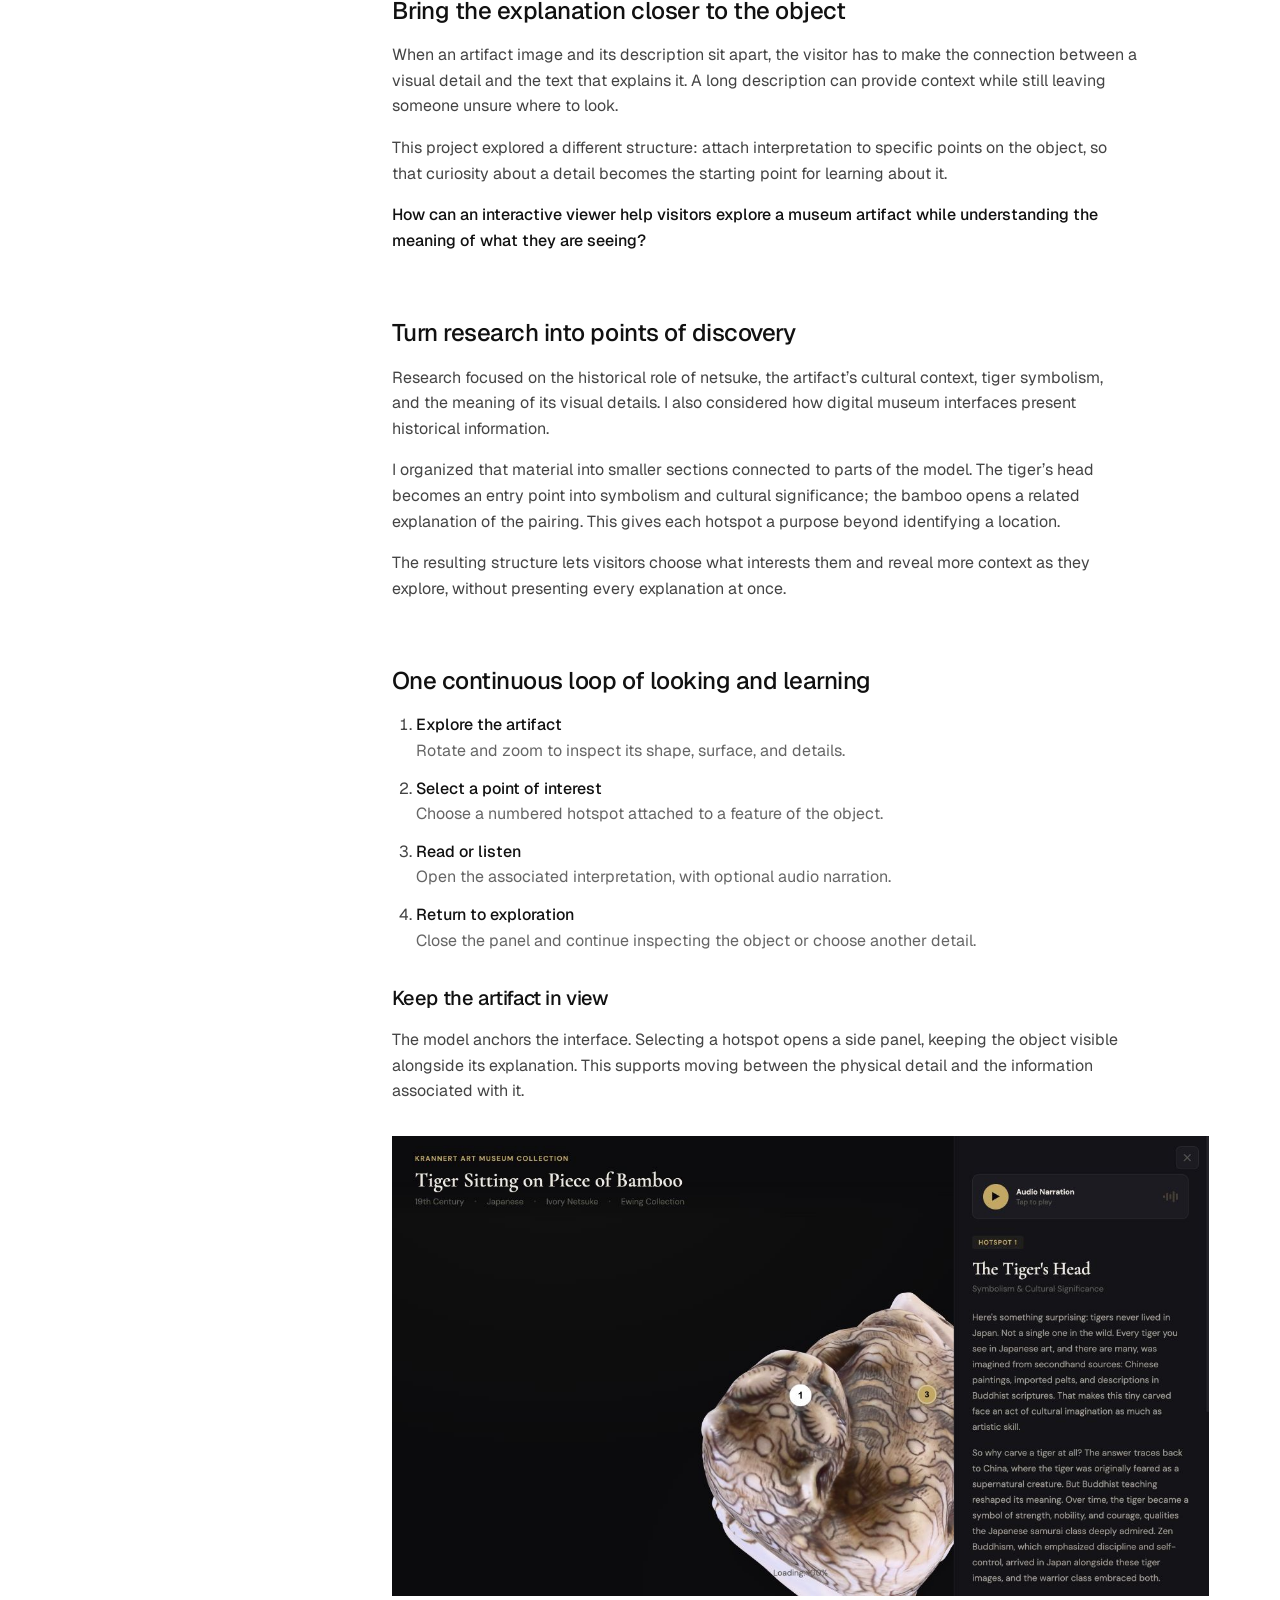
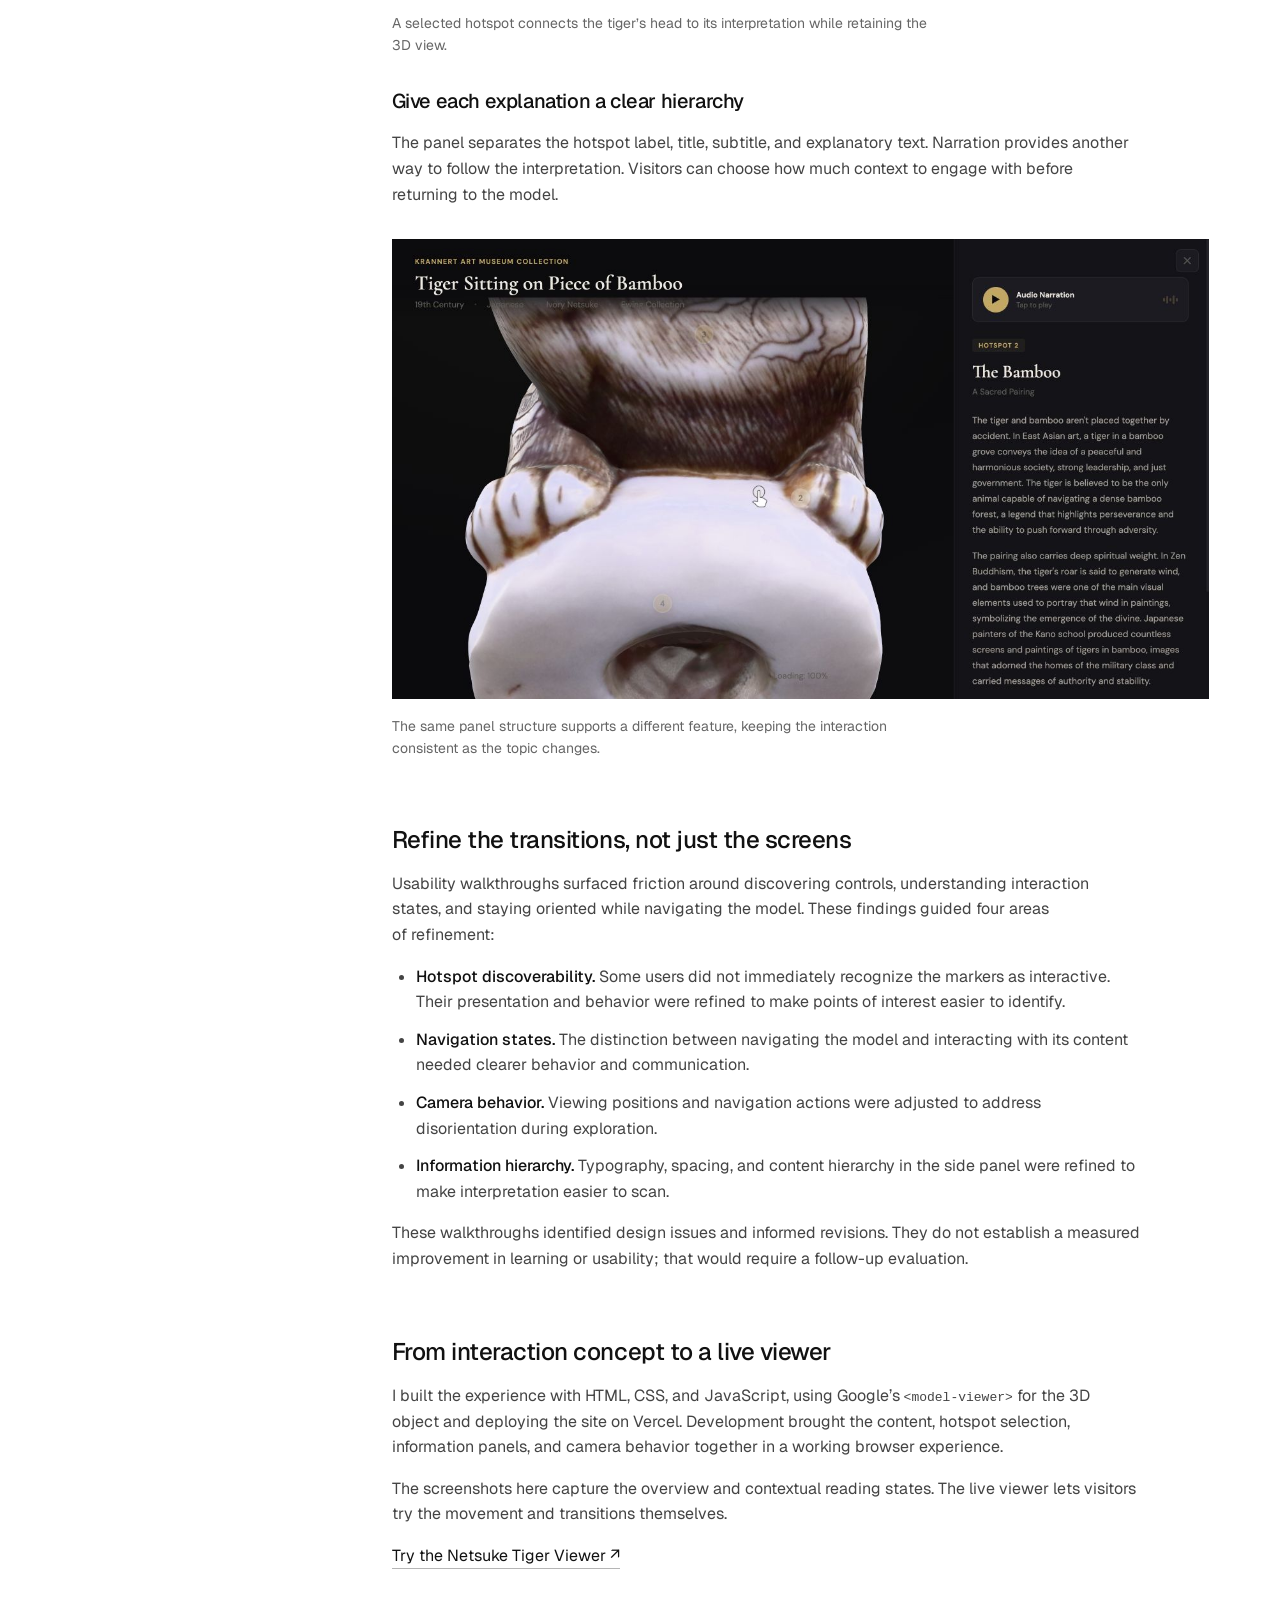
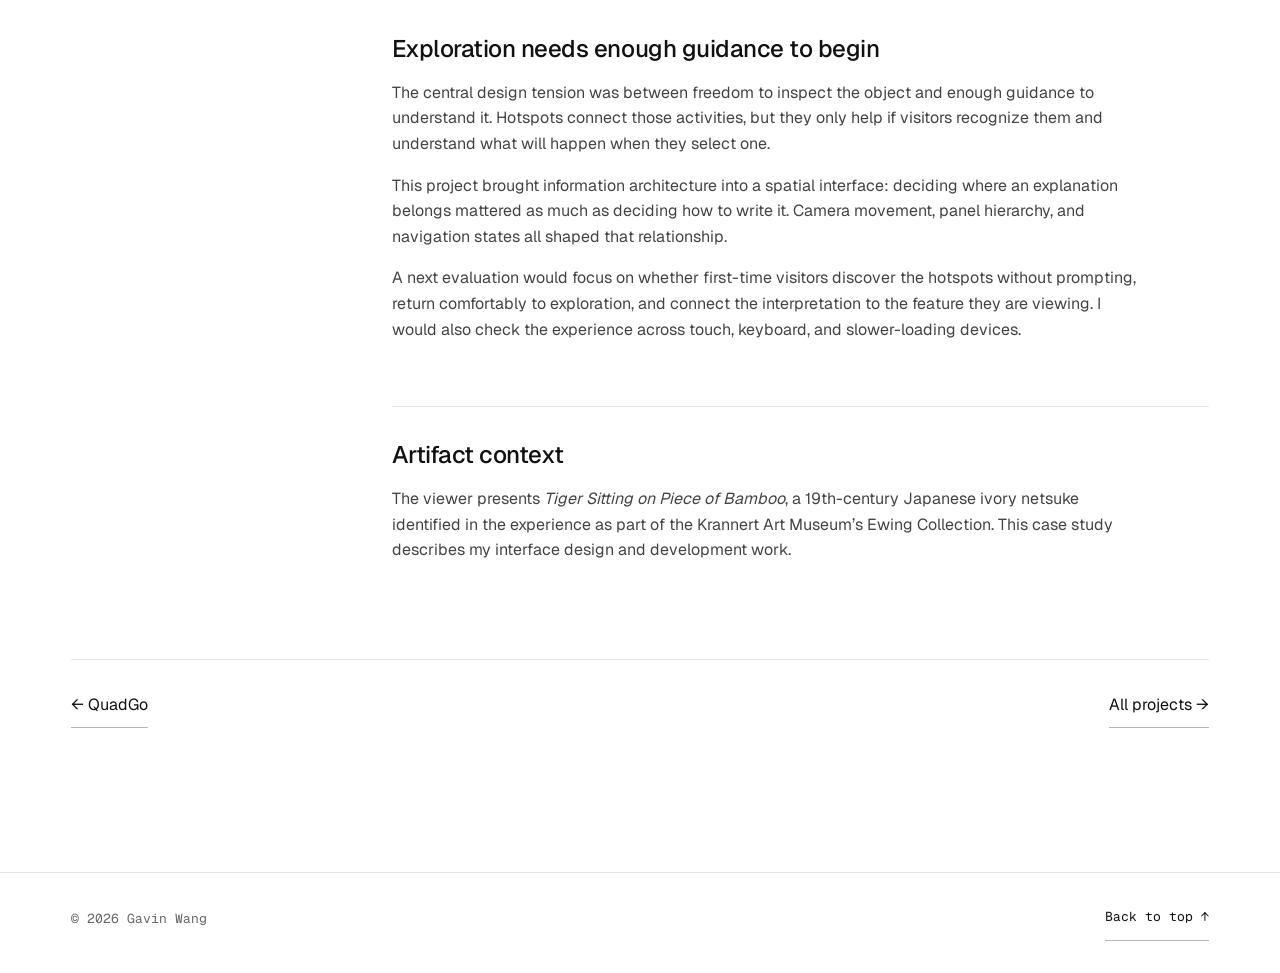
<file: projects/project-02.html>
<!DOCTYPE html>
<html lang="en">
<head>
    <meta charset="UTF-8">
    <meta name="viewport" content="width=device-width, initial-scale=1.0">
    <meta name="description" content="Netsuke Tiger Viewer: Gavin Wang’s interactive museum project connecting 3D exploration, contextual hotspots, and audio narration.">
    <title>Netsuke Tiger Viewer — Gavin Wang</title>
    <link rel="preconnect" href="https://fonts.googleapis.com">
    <link rel="preconnect" href="https://fonts.gstatic.com" crossorigin>
    <link href="https://fonts.googleapis.com/css2?family=Geist:wght@400;500;600&family=Geist+Mono:wght@400;500&display=swap" rel="stylesheet">
    <link rel="stylesheet" href="../styles.css?v=nov02b">
</head>
<body>
    <a class="skip-link" href="#main">Skip to content</a>
    <header class="site-bar">
        <div class="frame">
            <a class="site-name" href="../index.html">Gavin Wang</a>
            <nav class="site-nav" aria-label="Site">
                <a href="../index.html#projects" aria-current="page">Projects</a>
                <a href="../about.html">About me</a>
            </nav>
        </div>
    </header>
    <main id="main" class="frame page case-study">
        <header class="case-header">
        <p class="label">03 · DIGITAL HERITAGE</p>
        <h1>Netsuke Tiger Viewer</h1>
        <p class="intro">Connecting the details of a museum object to the stories behind them through 3D exploration, interactive hotspots, and audio narration.</p>
        </header>
        <figure class="case-hero">
        <img src="../assets/images/netsuke/overview.png" width="1280" height="720" alt="A 3D ivory tiger on bamboo against a dark background, with numbered hotspots on the artifact.">
        <figcaption>The artifact is the starting point. Numbered markers connect visible details to contextual information.</figcaption>
        </figure>
        <div class="case-layout case-layout--toc">
            <aside class="case-aside" aria-label="Case study sections">
                <nav class="case-toc" aria-label="Case study sections">
                    <a href="#overview">Overview</a>
                    <a href="#problem">The problem</a>
                    <a href="#interaction">Interaction design</a>
                    <a href="#iteration">Iteration</a>
                    <a href="#reflection">Reflection</a>
                </nav>
            </aside>
            <div class="case-body">
                <div class="case-meta">
                    <dl class="case-details">
                    <div><dt>Role</dt><dd>UX Designer &amp; Developer</dd></div>
                    <div><dt>Timeline</dt><dd>Spring 2026</dd></div>
                    <div><dt>Focus</dt><dd>Interaction design · Digital heritage</dd></div>
                    </dl>
                    <nav class="case-meta-links" aria-label="Project links"><a href="https://gavinw06x.github.io/museum-netsuketiger/" target="_blank" rel="noopener noreferrer">Explore the live viewer ↗<span class="sr-only"> (opens in a new tab)</span></a></nav>
                </div>
            <section id="overview" class="case-section case-prose" aria-labelledby="overview-title">
                <h2 id="overview-title">A museum object, explored through its details</h2>
                <p>Netsuke Tiger Viewer is an interactive digital experience built around a 19th-century Japanese netsuke from the Krannert Art Museum. Visitors can rotate and zoom the object, select points of interest, and read or listen to interpretation associated with its features.</p>
                <p>My work connected artifact research, content organization, interaction design, and front-end development. The challenge was to make the digital model a way into the object’s history and cultural meaning, with the interface supporting both close inspection and learning.</p>
            </section>
            <section id="problem" class="case-section case-prose" aria-labelledby="problem-title">
                <h2 id="problem-title">Bring the explanation closer to the object</h2>
                <p>When an artifact image and its description sit apart, the visitor has to make the connection between a visual detail and the text that explains it. A long description can provide context while still leaving someone unsure where to look.</p>
                <p>This project explored a different structure: attach interpretation to specific points on the object, so that curiosity about a detail becomes the starting point for learning about it.</p>
                <p><strong>How can an interactive viewer help visitors explore a museum artifact while understanding the meaning of what they are seeing?</strong></p>
            </section>
            <section class="case-section case-prose" aria-labelledby="research-title">
                <h2 id="research-title">Turn research into points of discovery</h2>
                <p>Research focused on the historical role of netsuke, the artifact’s cultural context, tiger symbolism, and the meaning of its visual details. I also considered how digital museum interfaces present historical information.</p>
                <p>I organized that material into smaller sections connected to parts of the model. The tiger’s head becomes an entry point into symbolism and cultural significance; the bamboo opens a related explanation of the pairing. This gives each hotspot a purpose beyond identifying a location.</p>
                <p>The resulting structure lets visitors choose what interests them and reveal more context as they explore, without presenting every explanation at once.</p>
            </section>
            <section id="interaction" class="case-section case-prose" aria-labelledby="interaction-title">
                <h2 id="interaction-title">One continuous loop of looking and learning</h2>
                <ol class="case-flow">
                    <li><strong>Explore the artifact</strong><span>Rotate and zoom to inspect its shape, surface, and details.</span></li>
                    <li><strong>Select a point of interest</strong><span>Choose a numbered hotspot attached to a feature of the object.</span></li>
                    <li><strong>Read or listen</strong><span>Open the associated interpretation, with optional audio narration.</span></li>
                    <li><strong>Return to exploration</strong><span>Close the panel and continue inspecting the object or choose another detail.</span></li>
                </ol>
                <h3>Keep the artifact in view</h3>
                <p>The model anchors the interface. Selecting a hotspot opens a side panel, keeping the object visible alongside its explanation. This supports moving between the physical detail and the information associated with it.</p>
                <figure class="case-figure">
                    <img src="../assets/images/netsuke/hotspot-head.png" width="1280" height="720" alt="The tiger’s head hotspot is selected, with a side panel titled The Tiger’s Head and an audio narration control." loading="lazy">
                    <figcaption>A selected hotspot connects the tiger’s head to its interpretation while retaining the 3D view.</figcaption>
                </figure>
                <h3>Give each explanation a clear hierarchy</h3>
                <p>The panel separates the hotspot label, title, subtitle, and explanatory text. Narration provides another way to follow the interpretation. Visitors can choose how much context to engage with before returning to the model.</p>
                <figure class="case-figure">
                    <img src="../assets/images/netsuke/hotspot-bamboo.png" width="1280" height="720" alt="A close view of the tiger and bamboo beside the hotspot panel titled The Bamboo, with explanatory text and narration controls." loading="lazy">
                    <figcaption>The same panel structure supports a different feature, keeping the interaction consistent as the topic changes.</figcaption>
                </figure>
            </section>
            <section id="iteration" class="case-section case-prose" aria-labelledby="iteration-title">
                <h2 id="iteration-title">Refine the transitions, not just the screens</h2>
                <p>Usability walkthroughs surfaced friction around discovering controls, understanding interaction states, and staying oriented while navigating the model. These findings guided four areas of refinement:</p>
                <ul>
                    <li><strong>Hotspot discoverability.</strong> Some users did not immediately recognize the markers as interactive. Their presentation and behavior were refined to make points of interest easier to identify.</li>
                    <li><strong>Navigation states.</strong> The distinction between navigating the model and interacting with its content needed clearer behavior and communication.</li>
                    <li><strong>Camera behavior.</strong> Viewing positions and navigation actions were adjusted to address disorientation during exploration.</li>
                    <li><strong>Information hierarchy.</strong> Typography, spacing, and content hierarchy in the side panel were refined to make interpretation easier to scan.</li>
                </ul>
                <p>These walkthroughs identified design issues and informed revisions. They do not establish a measured improvement in learning or usability; that would require a follow-up evaluation.</p>
            </section>
            <section class="case-section case-prose" aria-labelledby="delivery-title">
                <h2 id="delivery-title">From interaction concept to a live viewer</h2>
                <p>I built the experience with HTML, CSS, and JavaScript, using Google’s <code>&lt;model-viewer&gt;</code> for the 3D object and deploying the site on Vercel. Development brought the content, hotspot selection, information panels, and camera behavior together in a working browser experience.</p>
                <p>The screenshots here capture the overview and contextual reading states. The live viewer lets visitors try the movement and transitions themselves.</p>
                <p><a href="https://gavinw06x.github.io/museum-netsuketiger/" target="_blank" rel="noopener noreferrer">Try the Netsuke Tiger Viewer ↗<span class="sr-only"> (opens in a new tab)</span></a></p>
            </section>
            <section id="reflection" class="case-section case-prose" aria-labelledby="reflection-title">
                <h2 id="reflection-title">Exploration needs enough guidance to begin</h2>
                <p>The central design tension was between freedom to inspect the object and enough guidance to understand it. Hotspots connect those activities, but they only help if visitors recognize them and understand what will happen when they select one.</p>
                <p>This project brought information architecture into a spatial interface: deciding where an explanation belongs mattered as much as deciding how to write it. Camera movement, panel hierarchy, and navigation states all shaped that relationship.</p>
                <p>A next evaluation would focus on whether first-time visitors discover the hotspots without prompting, return comfortably to exploration, and connect the interpretation to the feature they are viewing. I would also check the experience across touch, keyboard, and slower-loading devices.</p>
            </section>
            <section class="case-section case-prose case-credits" aria-labelledby="credits-title">
                <h2 id="credits-title">Artifact context</h2>
                <p>The viewer presents <em>Tiger Sitting on Piece of Bamboo</em>, a 19th-century Japanese ivory netsuke identified in the experience as part of the Krannert Art Museum’s Ewing Collection. This case study describes my interface design and development work.</p>
            </section>
            </div>
        </div>
        <nav class="case-pager" aria-label="More projects"><a href="project-01.html">← QuadGo</a><a href="../index.html#projects">All projects →</a></nav>
    </main>
    <footer class="site-footer">
        <div class="frame"><span>© 2026 Gavin Wang</span><a href="#main">Back to top ↑</a></div>
    </footer>
    <script src="../assets/js/case.js?v=5" defer></script>
</body>
</html>
</file>
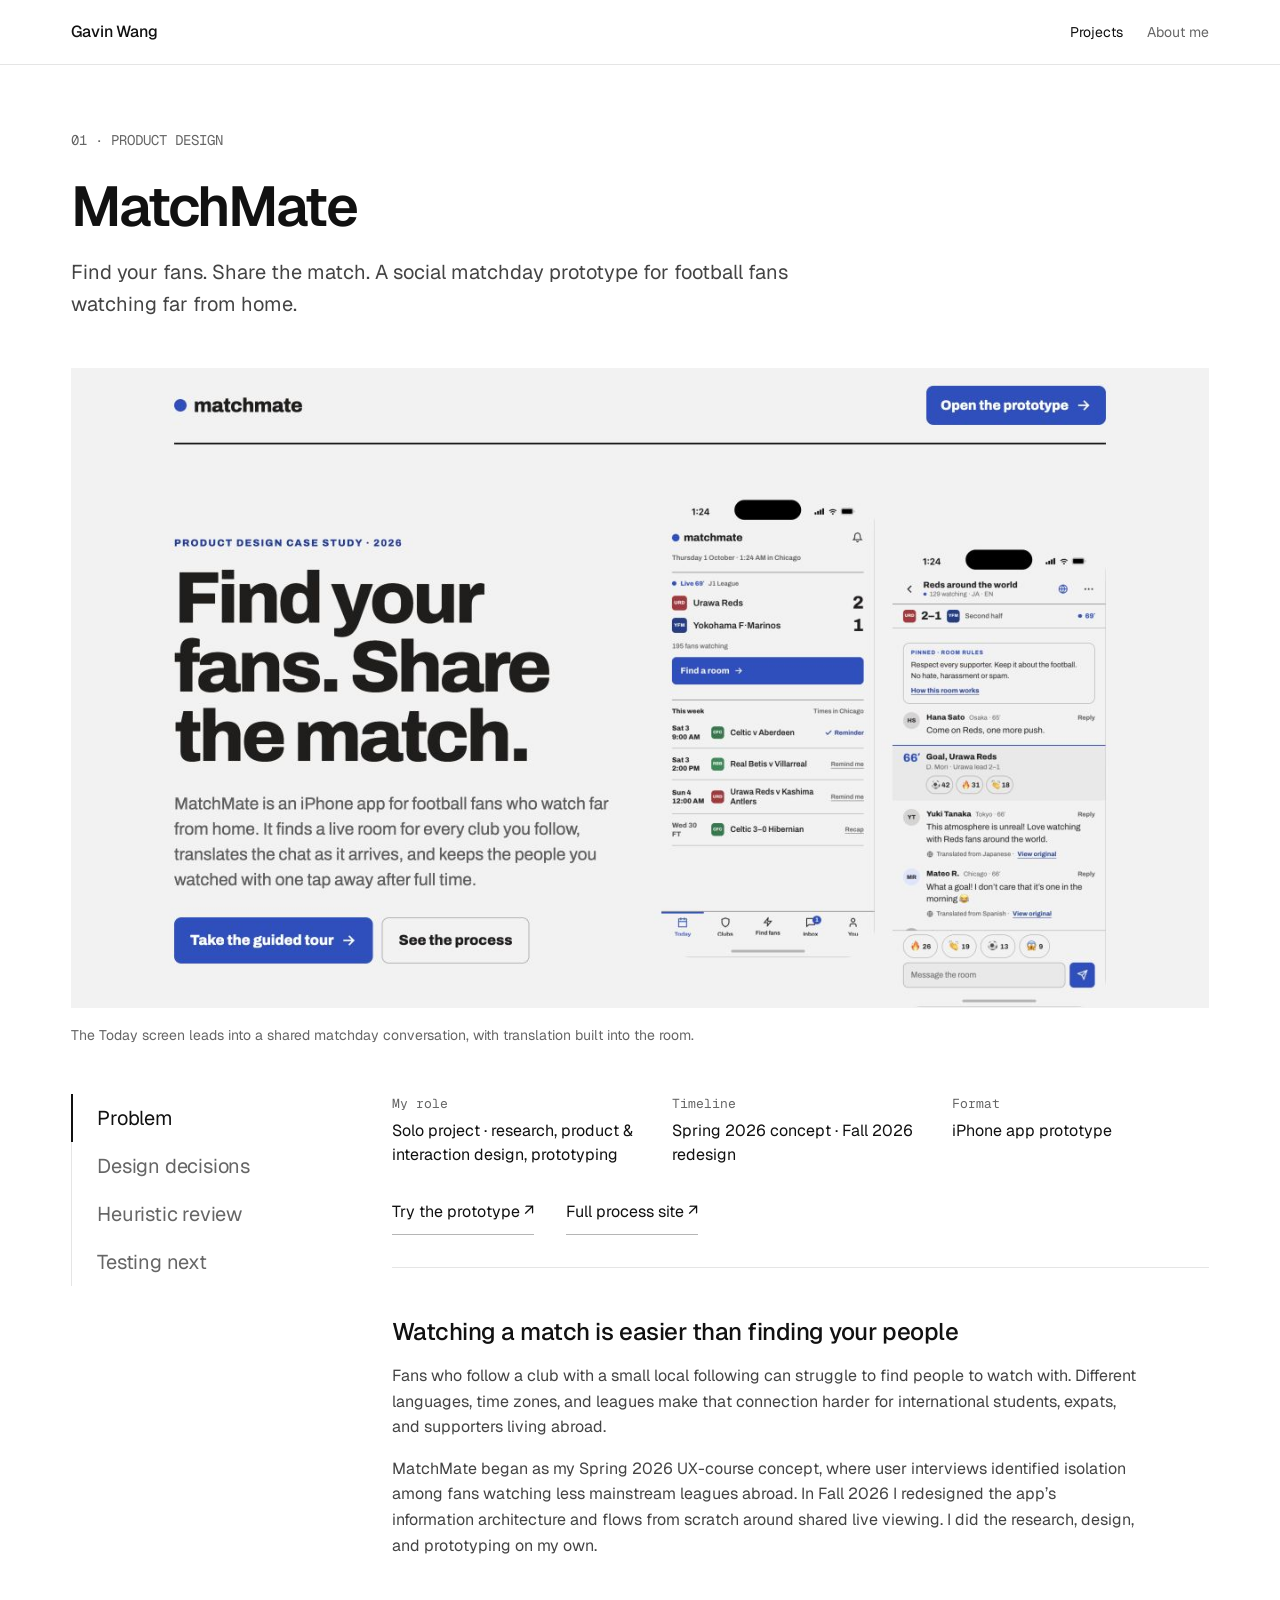
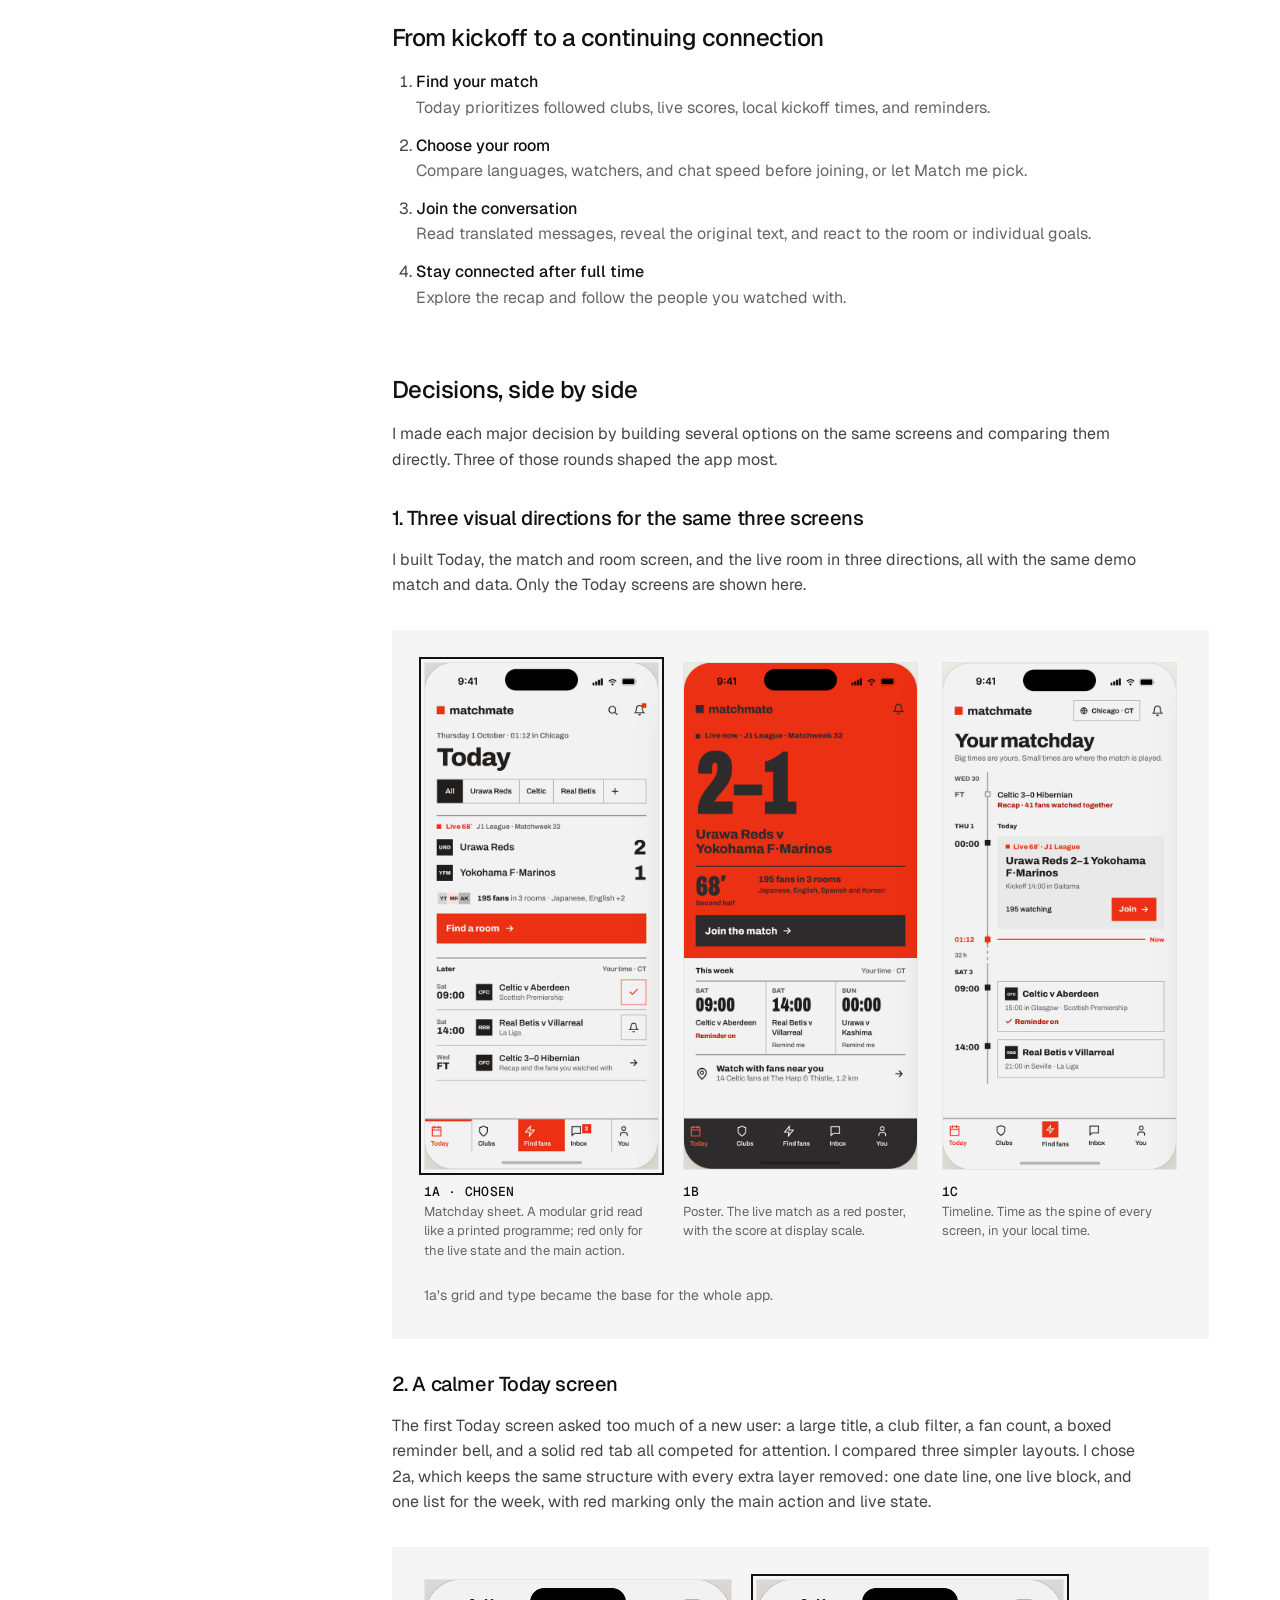
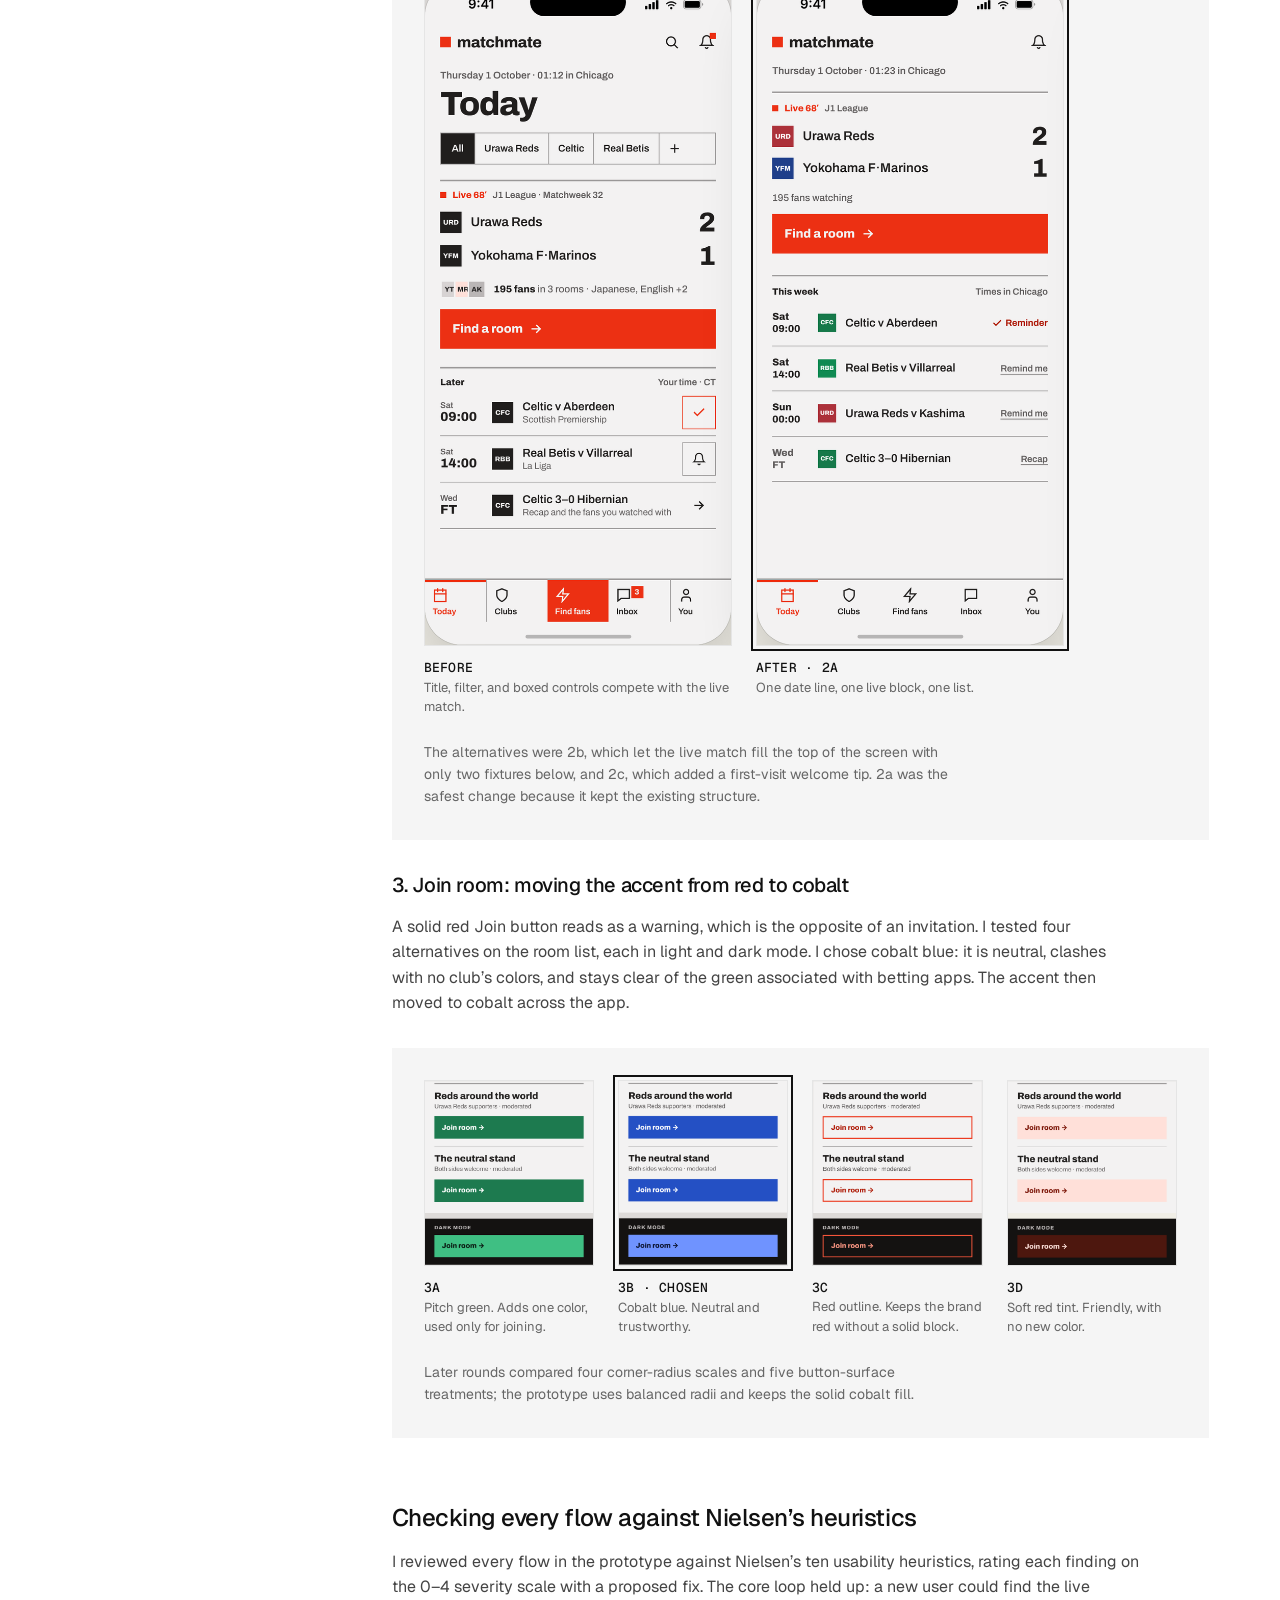
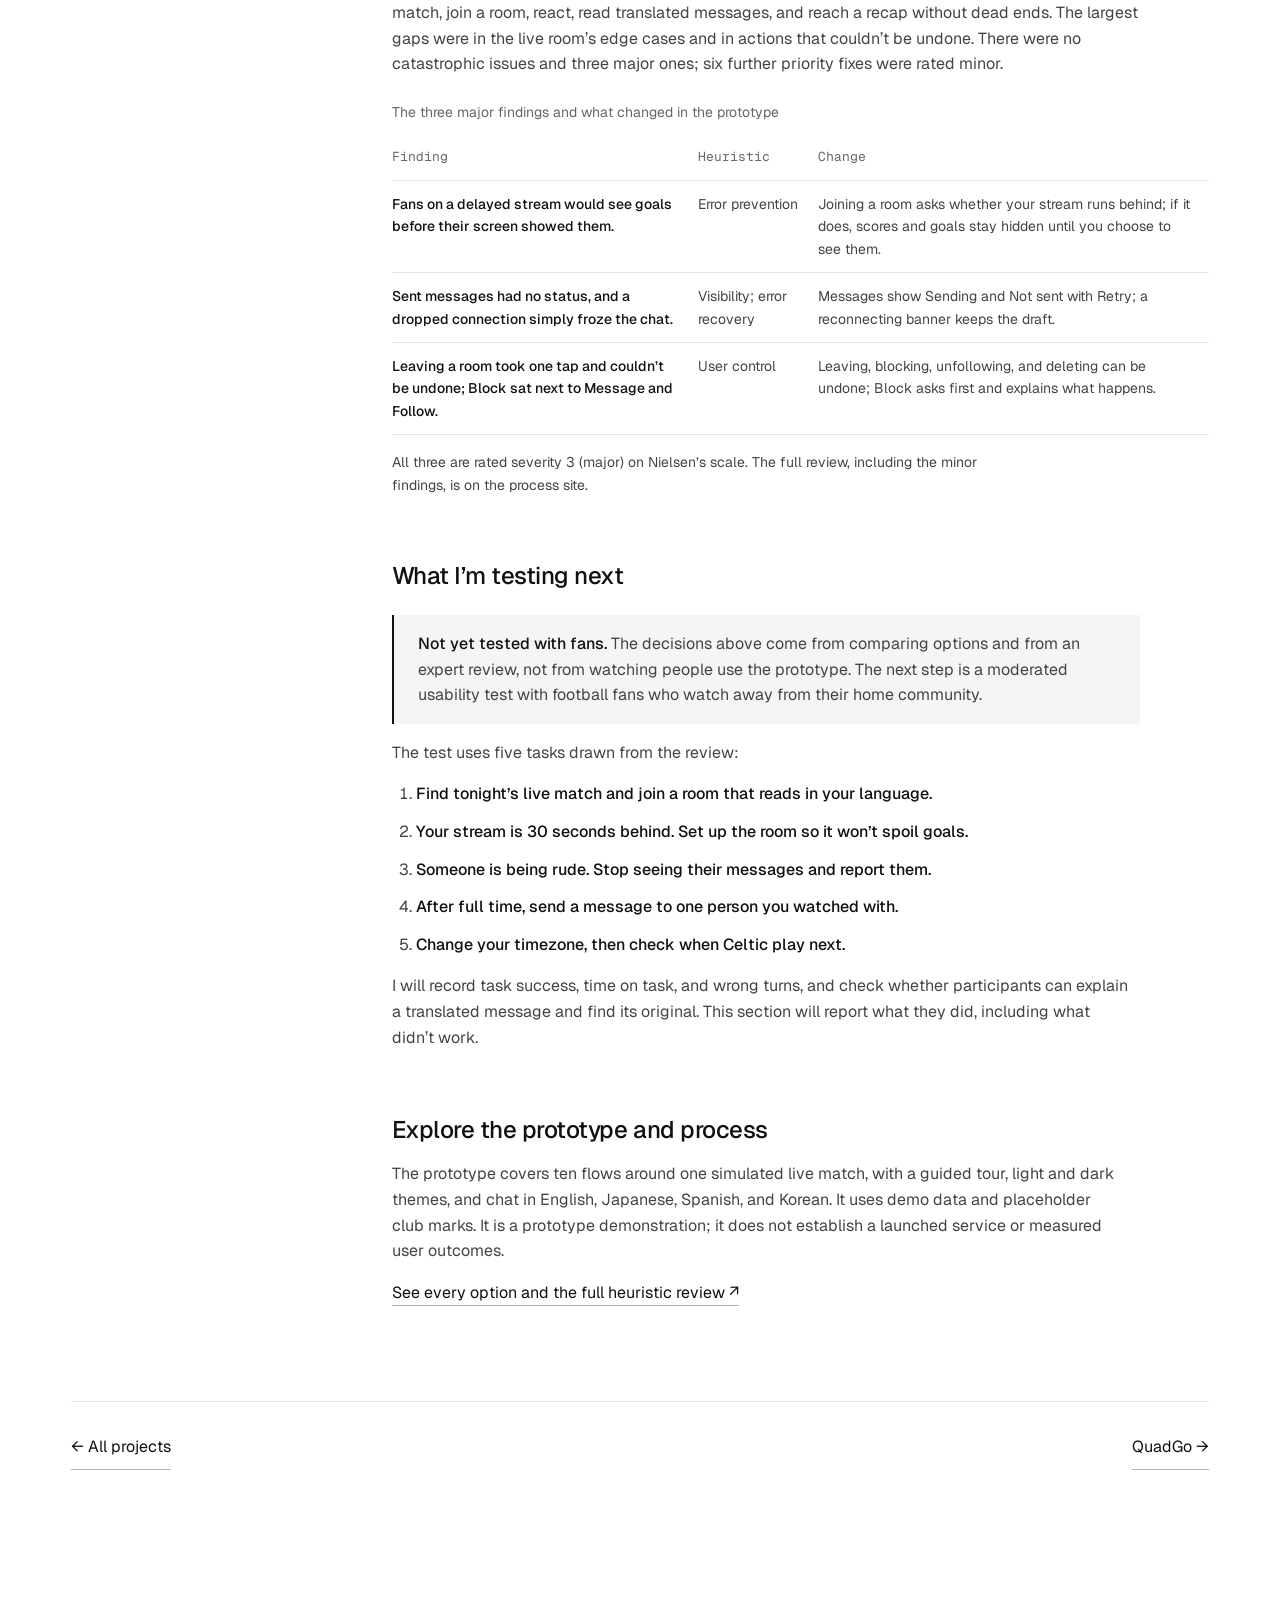
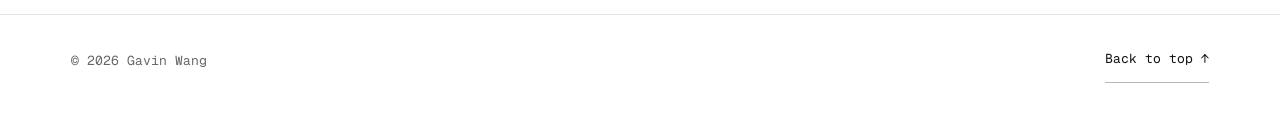
<file: projects/project-03.html>
<!DOCTYPE html>
<html lang="en">
<head>
    <meta charset="UTF-8">
    <meta name="viewport" content="width=device-width, initial-scale=1.0">
    <meta name="description" content="MatchMate: a solo product-design project. A football-fan social prototype for finding live rooms, translated conversations, and a community across leagues.">
    <title>MatchMate — Gavin Wang</title>
    <link rel="preconnect" href="https://fonts.googleapis.com">
    <link rel="preconnect" href="https://fonts.gstatic.com" crossorigin>
    <link href="https://fonts.googleapis.com/css2?family=Geist:wght@400;500;600&family=Geist+Mono:wght@400;500&display=swap" rel="stylesheet">
    <link rel="stylesheet" href="../styles.css?v=nov02b">
</head>
<body>
    <a class="skip-link" href="#main">Skip to content</a>
    <header class="site-bar">
        <div class="frame">
            <a class="site-name" href="../index.html">Gavin Wang</a>
            <nav class="site-nav" aria-label="Site">
                <a href="../index.html#projects" aria-current="page">Projects</a>
                <a href="../about.html">About me</a>
            </nav>
        </div>
    </header>
    <main id="main" class="frame page case-study">
        <header class="case-header"><p class="label">01 · PRODUCT DESIGN</p><h1>MatchMate</h1><p class="intro">Find your fans. Share the match. A social matchday prototype for football fans watching far from home.</p></header>
        <figure class="case-hero"><img src="../assets/images/matchmate/overview.png" width="1280" height="720" alt="MatchMate’s introduction alongside the Today screen and a live room with translated messages."><figcaption>The Today screen leads into a shared matchday conversation, with translation built into the room.</figcaption></figure>
        <div class="case-layout case-layout--toc">
            <aside class="case-aside" aria-label="Case study sections">
                <nav class="case-toc" aria-label="Case study sections">
                    <a href="#problem">Problem</a>
                    <a href="#decisions">Design decisions</a>
                    <a href="#review">Heuristic review</a>
                    <a href="#testing">Testing next</a>
                </nav>
            </aside>
            <div class="case-body">
                <div class="case-meta">
                    <dl class="case-details">
                    <div><dt>My role</dt><dd>Solo project · research, product &amp; interaction design, prototyping</dd></div>
                    <div><dt>Timeline</dt><dd>Spring 2026 concept · Fall 2026 redesign</dd></div>
                    <div><dt>Format</dt><dd>iPhone app prototype</dd></div>
                    </dl>
                    <nav class="case-meta-links" aria-label="MatchMate project links"><a href="https://gavinw06x.github.io/matchmate/prototype.html" target="_blank" rel="noopener noreferrer">Try the prototype ↗<span class="sr-only"> (opens in a new tab)</span></a><a href="https://gavinw06x.github.io/matchmate/" target="_blank" rel="noopener noreferrer">Full process site ↗<span class="sr-only"> (opens in a new tab)</span></a></nav>
                </div>
            <section id="problem" class="case-section case-prose" aria-labelledby="problem-title">
                <h2 id="problem-title">Watching a match is easier than finding your people</h2>
                <p>Fans who follow a club with a small local following can struggle to find people to watch with. Different languages, time zones, and leagues make that connection harder for international students, expats, and supporters living abroad.</p>
                <p>MatchMate began as my Spring 2026 UX-course concept, where user interviews identified isolation among fans watching less mainstream leagues abroad. In Fall 2026 I redesigned the app’s information architecture and flows from scratch around shared live viewing. I did the research, design, and prototyping on my own.</p>
            </section>

            <section class="case-section case-prose" aria-labelledby="flow-title">
                <h2 id="flow-title">From kickoff to a continuing connection</h2>
                <ol class="case-flow"><li><strong>Find your match</strong><span>Today prioritizes followed clubs, live scores, local kickoff times, and reminders.</span></li><li><strong>Choose your room</strong><span>Compare languages, watchers, and chat speed before joining, or let Match me pick.</span></li><li><strong>Join the conversation</strong><span>Read translated messages, reveal the original text, and react to the room or individual goals.</span></li><li><strong>Stay connected after full time</strong><span>Explore the recap and follow the people you watched with.</span></li></ol>
            </section>

            <section id="decisions" class="case-section case-prose" aria-labelledby="decisions-title">
                <h2 id="decisions-title">Decisions, side by side</h2>
                <p>I made each major decision by building several options on the same screens and comparing them directly. Three of those rounds shaped the app most.</p>

                <h3>1. Three visual directions for the same three screens</h3>
                <p>I built Today, the match and room screen, and the live room in three directions, all with the same demo match and data. Only the Today screens are shown here.</p>
                <figure class="screen-compare" style="--cols: 3">
                    <div class="screen-compare-grid">
                        <figure class="is-chosen"><img src="../assets/images/matchmate/direction-1a-today.png" width="600" height="1304" alt="Direction 1a, Matchday sheet: Today screen with a club filter, a live match block with score, a red Find a room button, and a table of later fixtures." loading="lazy"><figcaption><b>1a · Chosen</b>Matchday sheet. A modular grid read like a printed programme; red only for the live state and the main action.</figcaption></figure>
                        <figure><img src="../assets/images/matchmate/direction-1b-today.png" width="600" height="1304" alt="Direction 1b, Poster: the live score 2–1 at display size on a full red background with a dark Join the match button." loading="lazy"><figcaption><b>1b</b>Poster. The live match as a red poster, with the score at display scale.</figcaption></figure>
                        <figure><img src="../assets/images/matchmate/direction-1c-today.png" width="600" height="1304" alt="Direction 1c, Timeline: Today as a vertical rail of matches in the user's local time, with a Now marker." loading="lazy"><figcaption><b>1c</b>Timeline. Time as the spine of every screen, in your local time.</figcaption></figure>
                    </div>
                    <figcaption>1a’s grid and type became the base for the whole app.</figcaption>
                </figure>

                <h3>2. A calmer Today screen</h3>
                <p>The first Today screen asked too much of a new user: a large title, a club filter, a fan count, a boxed reminder bell, and a solid red tab all competed for attention. I compared three simpler layouts. I chose 2a, which keeps the same structure with every extra layer removed: one date line, one live block, and one list for the week, with red marking only the main action and live state.</p>
                <figure class="screen-compare">
                    <div class="screen-compare-grid">
                        <figure><img src="../assets/images/matchmate/direction-1a-today.png" width="600" height="1304" alt="Before: Today with a large title, a club filter row, a fan-count line, boxed reminder controls, and a solid red Find fans tab." loading="lazy"><figcaption><b>Before</b>Title, filter, and boxed controls compete with the live match.</figcaption></figure>
                        <figure class="is-chosen"><img src="../assets/images/matchmate/today-2a.png" width="600" height="1304" alt="After, option 2a: one date line, the live match with a Find a room button, and a single This week list with text reminders." loading="lazy"><figcaption><b>After · 2a</b>One date line, one live block, one list.</figcaption></figure>
                    </div>
                    <figcaption>The alternatives were 2b, which let the live match fill the top of the screen with only two fixtures below, and 2c, which added a first-visit welcome tip. 2a was the safest change because it kept the existing structure.</figcaption>
                </figure>

                <h3>3. Join room: moving the accent from red to cobalt</h3>
                <p>A solid red Join button reads as a warning, which is the opposite of an invitation. I tested four alternatives on the room list, each in light and dark mode. I chose cobalt blue: it is neutral, clashes with no club’s colors, and stays clear of the green associated with betting apps. The accent then moved to cobalt across the app.</p>
                <figure class="screen-compare" style="--cols: 4">
                    <div class="screen-compare-grid wrap-mobile">
                        <figure><img src="../assets/images/matchmate/join-3a.png" width="600" height="657" alt="Option 3a: green Join room buttons, bright green in dark mode." loading="lazy"><figcaption><b>3a</b>Pitch green. Adds one color, used only for joining.</figcaption></figure>
                        <figure class="is-chosen"><img src="../assets/images/matchmate/join-3b.png" width="600" height="657" alt="Option 3b: cobalt blue Join room buttons, lighter blue in dark mode." loading="lazy"><figcaption><b>3b · Chosen</b>Cobalt blue. Neutral and trustworthy.</figcaption></figure>
                        <figure><img src="../assets/images/matchmate/join-3c.png" width="600" height="655" alt="Option 3c: red outlined Join room buttons." loading="lazy"><figcaption><b>3c</b>Red outline. Keeps the brand red without a solid block.</figcaption></figure>
                        <figure><img src="../assets/images/matchmate/join-3d.png" width="600" height="656" alt="Option 3d: pale red tinted Join room buttons with dark red text." loading="lazy"><figcaption><b>3d</b>Soft red tint. Friendly, with no new color.</figcaption></figure>
                    </div>
                    <figcaption>Later rounds compared four corner-radius scales and five button-surface treatments; the prototype uses balanced radii and keeps the solid cobalt fill.</figcaption>
                </figure>
            </section>

            <section id="review" class="case-section case-prose" aria-labelledby="review-title">
                <h2 id="review-title">Checking every flow against Nielsen’s heuristics</h2>
                <p>I reviewed every flow in the prototype against Nielsen’s ten usability heuristics, rating each finding on the 0–4 severity scale with a proposed fix. The core loop held up: a new user could find the live match, join a room, react, read translated messages, and reach a recap without dead ends. The largest gaps were in the live room’s edge cases and in actions that couldn’t be undone. There were no catastrophic issues and three major ones; six further priority fixes were rated minor.</p>
                <table class="data-table">
                    <caption>The three major findings and what changed in the prototype</caption>
                    <thead><tr><th scope="col">Finding</th><th scope="col">Heuristic</th><th scope="col">Change</th></tr></thead>
                    <tbody>
                        <tr><th scope="row">Fans on a delayed stream would see goals before their screen showed them.</th><td>Error prevention</td><td>Joining a room asks whether your stream runs behind; if it does, scores and goals stay hidden until you choose to see them.</td></tr>
                        <tr><th scope="row">Sent messages had no status, and a dropped connection simply froze the chat.</th><td>Visibility; error recovery</td><td>Messages show Sending and Not sent with Retry; a reconnecting banner keeps the draft.</td></tr>
                        <tr><th scope="row">Leaving a room took one tap and couldn’t be undone; Block sat next to Message and Follow.</th><td>User control</td><td>Leaving, blocking, unfollowing, and deleting can be undone; Block asks first and explains what happens.</td></tr>
                    </tbody>
                </table>
                <p class="template-note">All three are rated severity 3 (major) on Nielsen’s scale. The full review, including the minor findings, is on the process site.</p>
            </section>

            <section id="testing" class="case-section case-prose" aria-labelledby="testing-title">
                <h2 id="testing-title">What I’m testing next</h2>
                <div class="case-status">
                    <p><strong>Not yet tested with fans.</strong> The decisions above come from comparing options and from an expert review, not from watching people use the prototype. The next step is a moderated usability test with football fans who watch away from their home community.</p>
                </div>
                <p>The test uses five tasks drawn from the review:</p>
                <ol class="case-flow">
                    <li><strong>Find tonight’s live match and join a room that reads in your language.</strong></li>
                    <li><strong>Your stream is 30 seconds behind. Set up the room so it won’t spoil goals.</strong></li>
                    <li><strong>Someone is being rude. Stop seeing their messages and report them.</strong></li>
                    <li><strong>After full time, send a message to one person you watched with.</strong></li>
                    <li><strong>Change your timezone, then check when Celtic play next.</strong></li>
                </ol>
                <p>I will record task success, time on task, and wrong turns, and check whether participants can explain a translated message and find its original. This section will report what they did, including what didn’t work.</p>
            </section>

            <section class="case-section case-prose" aria-labelledby="explore-title">
                <h2 id="explore-title">Explore the prototype and process</h2>
                <p>The prototype covers ten flows around one simulated live match, with a guided tour, light and dark themes, and chat in English, Japanese, Spanish, and Korean. It uses demo data and placeholder club marks. It is a prototype demonstration; it does not establish a launched service or measured user outcomes.</p>
                <p><a href="https://gavinw06x.github.io/matchmate/" target="_blank" rel="noopener noreferrer">See every option and the full heuristic review ↗<span class="sr-only"> (opens in a new tab)</span></a></p>
            </section>
            </div>
        </div>
        <nav class="case-pager" aria-label="More projects"><a href="../index.html#projects">← All projects</a><a href="project-01.html">QuadGo →</a></nav>
    </main>
    <footer class="site-footer">
        <div class="frame"><span>© 2026 Gavin Wang</span><a href="#main">Back to top ↑</a></div>
    </footer>
    <script src="../assets/js/case.js?v=5" defer></script>
</body>
</html>
</file>
<file: styles.css>
/* Gavin Wang portfolio — shared styles.
   Wide layout (October 29, 2026): a 1240px frame with a sticky site bar.
   Homepage = Work, then About. Case studies = full-width header and hero,
   then a sticky project sidebar beside the story column. */
:root {
    color-scheme: light;
    --paper: #fff;
    --ink: #111;
    --body: #444;
    --muted: #666;
    --line: #e5e5e5;
    --link-line: #b5b5b5;
    --surface: #f5f5f5;
    --sans: "Geist", Arial, sans-serif;
    --mono: "Geist Mono", monospace;
    --small: .8125rem;
    --meta: .875rem;
    --body-size: 1rem;
    --lead: 1.25rem;
    --heading: 1.5rem;
    --title: 1.75rem;
    --preview-shadow: 0 10px 22px rgb(17 17 17 / .12);
    --preview-motion: 300ms cubic-bezier(.22, 1, .36, 1);
    --s1: .25rem;
    --s2: .5rem;
    --s3: .75rem;
    --s4: 1rem;
    --s6: 1.5rem;
    --s8: 2rem;
    --s12: 3rem;
    --s16: 4rem;
    --s24: 6rem;
    --frame: 1240px;
    --gutter: clamp(1.25rem, 4vw, 3.5rem);
    --bar: 64px;
    --measure: 68ch;
}
* { box-sizing: border-box; }
html { scroll-behavior: smooth; scroll-padding-top: calc(var(--bar) + var(--s6)); }
body { margin: 0; background: var(--paper); color: var(--ink); font-family: var(--sans); line-height: 1.6; }
h1, h2, h3, p { margin: 0; }
h1, h2, h3 { text-wrap: balance; }
p { text-wrap: pretty; }
img { max-width: 100%; }
a { color: var(--ink); text-decoration: none; border-bottom: 1px solid var(--link-line); padding-bottom: 2px; transition: border-color .2s ease; }
a:hover { border-color: var(--ink); }
a:focus-visible { outline: 2px solid var(--ink); outline-offset: 6px; }
dl { margin: 0; }
dt { color: var(--muted); font-family: var(--mono); font-size: var(--small); }
dd { margin: 0; }
.skip-link { position: absolute; left: var(--s6); top: var(--s6); transform: translateY(-300%); background: var(--paper); padding: var(--s3); z-index: 20; }
.skip-link:focus { transform: translateY(0); }
.sr-only { position: absolute; width: 1px; height: 1px; padding: 0; margin: -1px; overflow: hidden; clip-path: inset(50%); white-space: nowrap; border: 0; }

/* Frame and site bar */
.frame { max-width: var(--frame); margin: 0 auto; padding-left: var(--gutter); padding-right: var(--gutter); }
.site-bar { position: sticky; top: 0; z-index: 10; background: rgb(255 255 255 / .94); border-bottom: 1px solid var(--line); }
@supports (backdrop-filter: blur(8px)) { .site-bar { backdrop-filter: blur(8px); } }
.site-bar .frame { display: flex; align-items: center; justify-content: space-between; gap: var(--s6); min-height: var(--bar); }
.site-name { border: 0; padding: 0; font-weight: 500; letter-spacing: -.01em; display: inline-flex; align-items: center; min-height: 44px; }
.site-nav { display: flex; gap: var(--s6); }
.site-nav a { border: 0; padding: 0; font-size: var(--meta); color: var(--muted); display: inline-flex; align-items: center; min-height: 44px; }
.site-nav a:hover, .site-nav a[aria-current] { color: var(--ink); }
.page { padding-top: var(--s16); padding-bottom: var(--s12); }

/* Shared text */
h1 { font-size: 3.5rem; font-weight: 600; letter-spacing: -.035em; line-height: 1.15; margin-bottom: var(--s6); }
h2, h3 { font-size: var(--heading); font-weight: 500; line-height: 1.3; letter-spacing: -.02em; }
.label { font-family: var(--mono); font-size: var(--meta); color: var(--muted); margin-bottom: var(--s6); }
.intro { font-size: var(--lead); line-height: 1.6; color: var(--body); max-width: 60ch; }
.links { display: flex; gap: var(--s3) var(--s6); flex-wrap: wrap; align-items: center; }
.links a { display: inline-flex; min-height: 44px; align-items: center; gap: var(--s2); }
.meta { font-family: var(--mono); font-size: var(--small); color: var(--muted); }
.template-note { font-size: var(--meta); color: var(--muted); margin-top: var(--s6); max-width: 70ch; }

/* Homepage: name and focus */
.statement { display: grid; grid-template-columns: minmax(0, 7fr) minmax(0, 5fr); gap: var(--s12); align-items: end; padding-bottom: var(--s12); border-bottom: 1px solid var(--line); }
.statement h1 { font-size: clamp(3rem, 1.6rem + 5vw, 6rem); font-weight: 600; letter-spacing: -.045em; line-height: .95; margin: 0; }
.statement-text { display: flex; flex-direction: column; gap: var(--s4); padding-bottom: .35em; }
.statement-text p { font-size: 1.125rem; line-height: 1.55; color: var(--body); max-width: 44ch; }
.statement-text .statement-focus { font-family: var(--mono); font-size: var(--small); color: var(--muted); line-height: 1.7; }
.statement-focus span { white-space: nowrap; }

/* Homepage: work */
.section { padding-top: var(--s12); }
.about.section { padding-top: var(--s16); }
.section-title { font-size: var(--meta); font-family: var(--mono); font-weight: 400; letter-spacing: 0; color: var(--muted); margin-bottom: var(--s8); }
.work-list { display: grid; gap: var(--s16); }
.work-preview + .work-preview { padding-top: var(--s16); border-top: 1px solid var(--line); }
.work-preview-link { display: grid; grid-template-columns: minmax(0, 8fr) minmax(0, 4fr); gap: var(--s12); align-items: start; border: 0; padding: 0; }
.work-artwork { aspect-ratio: 16 / 9; overflow: hidden; background: var(--surface); border-radius: 12px; transform: translateZ(0); transition: transform .3s ease-in-out; }
/* Homepage project images shrink to 95% on hover, like the About me photos. The hover is read from the
   whole project row (which never moves), and only the image area shrinks; the title and text stay put. */
@media (hover: hover) and (pointer: fine) {
    .work-artwork { will-change: transform; }
    .work-preview-link:hover .work-artwork { transform: translateZ(0) scale(.95); }
}
.work-preview-link:focus-visible .work-artwork { transform: translateZ(0) scale(.95); }
.work-artwork-full { display: block; width: 100%; height: 100%; object-fit: contain; }
.work-artwork-quadgo { display: flex; justify-content: center; align-items: center; gap: var(--s6); padding: var(--s8); }
.work-artwork-quadgo img { display: block; height: 88%; width: auto; min-width: 0; object-fit: contain; box-shadow: var(--preview-shadow); transform: translateY(var(--s3)); }
.work-artwork-quadgo img:nth-child(2) { height: 100%; transform: translateY(calc(-1 * var(--s2))); }
.work-preview-link:focus-visible { outline: 2px solid var(--ink); outline-offset: 8px; }
.work-text { display: flex; flex-direction: column; gap: var(--s3); padding-top: var(--s1); }
.work-text h3 { font-size: var(--title); font-weight: 500; letter-spacing: -.025em; line-height: 1.2; }
.work-discipline { color: var(--muted); font-size: var(--meta); }
.work-text p:not(.work-discipline) { color: var(--body); margin-top: var(--s3); }
.work-cta { align-self: flex-start; display: inline-flex; align-items: center; gap: var(--s3); font-size: var(--meta); min-height: 44px; margin-top: var(--s3); border-bottom: 1px solid var(--link-line); white-space: nowrap; }
.work-cta span { transition: transform .2s ease; }
.work-preview-link:hover .work-cta, .work-preview-link:focus-visible .work-cta { border-color: var(--ink); }
.work-preview-link:hover .work-cta span, .work-preview-link:focus-visible .work-cta span { transform: translateX(4px); }

/* Homepage: link to About me, and contact (shared with about.html) */
.about-teaser { margin-top: var(--s24); padding-top: var(--s12); border-top: 1px solid var(--line); }
.about-teaser-link { display: grid; grid-template-columns: minmax(0, 4fr) minmax(0, 8fr); gap: var(--s12); align-items: center; border: 0; padding: 0; }
.about-teaser-link:focus-visible { outline: 2px solid var(--ink); outline-offset: 8px; }
.about-teaser-text .section-title { margin-bottom: var(--s3); }
.about-teaser-text p { font-size: var(--lead); line-height: 1.5; color: var(--ink); max-width: 40ch; }
.about-teaser-link:hover .work-cta, .about-teaser-link:focus-visible .work-cta { border-color: var(--ink); }
.about-teaser-link:hover .work-cta span, .about-teaser-link:focus-visible .work-cta span { transform: translateX(4px); }
.contact { margin-top: var(--s24); padding-top: var(--s12); border-top: 1px solid var(--line); display: flex; flex-wrap: wrap; justify-content: space-between; align-items: baseline; gap: var(--s6) var(--s12); }
.contact-line { font-size: var(--heading); max-width: 32ch; }
.contact-links { list-style: none; margin: 0; padding: 0; display: flex; flex-wrap: wrap; gap: var(--s3) var(--s8); }
.contact-links a { display: inline-flex; align-items: center; min-height: 44px; }

/* About me page */
.photo { margin: 0; }
.photo-slot { aspect-ratio: var(--ratio, 3 / 2); background: var(--surface); border: 1px dashed #cfcfcf; display: flex; align-items: center; justify-content: center; padding: var(--s4); text-align: center; font-family: var(--mono); font-size: var(--small); color: var(--muted); }
.photo img { display: block; width: 100%; height: auto; }
.photo[style*="--ratio"] img { aspect-ratio: var(--ratio); object-fit: cover; }
.photo figcaption { margin-top: var(--s2); font-family: var(--mono); font-size: var(--small); color: var(--muted); }
.interest-index a { border: 0; padding: 0; color: var(--muted); }
.interest-index a:hover { color: var(--ink); }
.portrait-slot { margin-top: var(--s12); }
.interest { padding-top: var(--s16); margin-top: var(--s16); border-top: 1px solid var(--line); }
.statement + .interest { margin-top: 0; border-top: 0; padding-top: var(--s12); }
.interest-head { display: grid; grid-template-columns: minmax(0, 4fr) minmax(0, 8fr); gap: var(--s12); align-items: baseline; }
.interest-head p { color: var(--body); max-width: 56ch; }
/* Justified rows: each photo's flex-grow is its aspect ratio (--r = width / height),
   so every photo in a row ends up the same height without cropping. Click opens the full photo. */
.photo-justified { display: flex; gap: var(--s6); align-items: flex-start; margin-top: var(--s8); }
.photo-justified + .photo-justified { margin-top: var(--s6); }
.photo-justified > .photo { flex: var(--r) 1 0; min-width: 0; }
.photo-justified .photo figcaption { overflow-wrap: anywhere; }

/* Footer */
.site-footer { margin-top: var(--s24); border-top: 1px solid var(--line); }
.site-footer .frame { padding-top: var(--s6); padding-bottom: var(--s8); font-family: var(--mono); font-size: var(--small); color: var(--muted); display: flex; flex-wrap: wrap; align-items: center; justify-content: space-between; gap: var(--s6); }
.site-footer a { display: inline-flex; align-items: center; min-height: 44px; }

/* Case study: header, hero, sidebar + story */
.case-header h1 { margin-bottom: var(--s4); }
.case-hero { margin: var(--s12) 0 0; }
.case-hero img { display: block; width: 100%; height: auto; }
.case-hero figcaption { margin-top: var(--s4); color: var(--muted); font-size: var(--meta); max-width: 70ch; }
.project-screens { display: grid; grid-template-columns: repeat(3, minmax(0, 240px)); justify-content: center; gap: var(--s8); padding: var(--s12) var(--s6); background: var(--surface); align-items: start; }
.project-screens img { display: block; width: 100%; height: auto; border: 1px solid var(--line); }
.project-screens-link { display: block; border: 0; padding: 0; cursor: pointer; }
.project-screens-link:focus-visible { outline: 2px solid var(--ink); outline-offset: 4px; }
.case-layout { display: grid; grid-template-columns: minmax(0, 3fr) minmax(0, 9fr); gap: var(--s12); margin-top: var(--s16); align-items: start; }
.case-aside { position: sticky; top: calc(var(--bar) + var(--s8)); display: flex; flex-direction: column; gap: var(--s8); }
.case-details { display: grid; gap: var(--s4); }
.case-details dd { margin-top: var(--s1); font-size: var(--meta); }
.case-aside .links, .case-aside .prototype-link { flex-direction: column; align-items: flex-start; gap: 0; font-size: var(--meta); }
.prototype-link a { display: inline-flex; align-items: center; min-height: 44px; }
.case-contents { display: flex; flex-direction: column; align-items: flex-start; gap: 0; padding-top: var(--s6); border-top: 1px solid var(--line); }
.case-contents a { border: 0; padding: 0; min-height: 36px; display: inline-flex; align-items: center; font-size: var(--meta); color: var(--muted); }
.case-contents a:hover { color: var(--ink); }
.case-body > .case-section:first-child { margin-top: 0; }
.case-section { margin-top: var(--s16); }
.case-prose p, .case-prose ul, .case-prose ol { margin-top: var(--s4); color: var(--body); max-width: var(--measure); }
.case-prose h3 { margin-top: var(--s8); font-size: var(--lead); }
.case-prose ul { padding-left: var(--s6); }
.case-prose li + li { margin-top: var(--s3); }
.case-prose strong { font-weight: 500; color: var(--ink); }
.case-flow { padding-left: var(--s6); }
.case-flow span { display: block; color: var(--muted); }
.case-figure { margin: var(--s8) 0; }
.case-figure img { display: block; max-width: 100%; height: auto; }
.case-figure figcaption { margin-top: var(--s4); color: var(--muted); font-size: var(--meta); max-width: 60ch; }
.case-credits { border-top: 1px solid var(--line); padding-top: var(--s8); }
.case-pager { display: flex; justify-content: space-between; gap: var(--s6); flex-wrap: wrap; margin-top: var(--s24); padding-top: var(--s6); border-top: 1px solid var(--line); }
.case-pager a { display: inline-flex; align-items: center; min-height: 44px; }

/* Side-by-side screen comparisons in case studies */
.screen-compare { margin: var(--s8) 0; padding: var(--s8); background: var(--surface); }
.screen-compare-grid { display: grid; grid-template-columns: repeat(var(--cols, 2), minmax(0, 1fr)); gap: var(--s6); align-items: start; }
.screen-compare figure { margin: 0; }
.screen-compare img { display: block; width: 100%; height: auto; border: 1px solid var(--line); background: var(--paper); }
.screen-compare figure figcaption { margin-top: var(--s3); font-size: var(--small); color: var(--muted); line-height: 1.5; }
.screen-compare figure figcaption b { display: block; font-family: var(--mono); font-weight: 500; color: var(--ink); text-transform: uppercase; letter-spacing: .02em; }
.screen-compare .is-chosen img { outline: 2px solid var(--ink); outline-offset: 3px; }
.screen-compare > figcaption { margin-top: var(--s6); color: var(--muted); font-size: var(--meta); max-width: 60ch; }
.screen-compare:not([style]) .screen-compare-grid { max-width: 640px; }
.case-prose .data-table { width: 100%; max-width: 860px; border-collapse: collapse; margin-top: var(--s6); font-size: var(--meta); color: var(--body); }
.data-table caption { text-align: left; color: var(--muted); font-size: var(--meta); padding-bottom: var(--s3); caption-side: top; }
.data-table th, .data-table td { text-align: left; padding: var(--s3) var(--s4) var(--s3) 0; border-bottom: 1px solid var(--line); vertical-align: top; overflow-wrap: break-word; }
.data-table thead th { font-family: var(--mono); font-size: var(--small); font-weight: 400; color: var(--muted); }
.data-table .num { text-align: right; font-variant-numeric: tabular-nums; white-space: nowrap; padding-right: 0; }
.data-table thead .num { white-space: normal; }
.data-table tbody th { font-weight: 500; color: var(--ink); }
.stat-list { display: grid; grid-template-columns: repeat(3, minmax(0, 1fr)); gap: var(--s6); margin: var(--s6) 0 0; max-width: 860px; }
.stat-list > div { border-top: 1px solid var(--ink); padding-top: var(--s3); }
.stat-list dt { font-family: var(--sans); font-size: 2rem; font-weight: 500; letter-spacing: -.02em; color: var(--ink); line-height: 1.2; }
.stat-list dd { color: var(--body); font-size: var(--meta); margin-top: var(--s2); }
.case-status { margin-top: var(--s6); padding: var(--s4) var(--s6); border-left: 2px solid var(--ink); background: var(--surface); max-width: var(--measure); }
.case-status p:first-child { margin-top: 0; }
.image-placeholder { aspect-ratio: 16 / 9; background: var(--surface); display: flex; flex-direction: column; justify-content: center; align-items: center; gap: var(--s2); color: var(--muted); font-family: var(--mono); font-size: var(--meta); padding: var(--s6); text-align: center; margin: var(--s8) 0; }
.image-placeholder span:last-child { font-size: var(--small); }

/* Tablet */
@media (max-width: 960px) {
    .interest-head, .interest-head.has-controls { grid-template-columns: 1fr; gap: var(--s3); }
    .about-teaser-link { gap: var(--s8); }
}
@media (max-width: 960px) {
    .statement { grid-template-columns: 1fr; gap: var(--s6); align-items: start; }
    .statement-text { padding-bottom: 0; }
    .work-preview-link { grid-template-columns: 1fr; gap: var(--s6); }
    .work-text { max-width: 60ch; }
    .case-layout { grid-template-columns: 1fr; gap: var(--s8); margin-top: var(--s12); }
    .case-aside { position: static; display: grid; grid-template-columns: minmax(0, 2fr) minmax(0, 1fr); gap: var(--s6); padding-bottom: var(--s8); border-bottom: 1px solid var(--line); }
    .case-details { grid-template-columns: repeat(3, minmax(0, 1fr)); grid-column: 1 / -1; }
    .case-contents { display: none; }
}

/* Phone */
@media (max-width: 600px) {
    :root { --bar: 56px; }
    .page { padding-top: var(--s12); }
    h1 { font-size: 2.625rem; }
    .intro { font-size: 1.125rem; }
    .site-nav { gap: var(--s4); }
    .statement { padding-bottom: var(--s8); }
    .statement-text p { font-size: var(--body-size); }
    .section { padding-top: var(--s12); }
    .work-list { gap: var(--s12); }
    .work-preview + .work-preview { padding-top: var(--s12); }
    .work-text h3 { font-size: var(--heading); }
    .work-artwork-quadgo { padding: var(--s3); gap: var(--s3); }
    .about-teaser { margin-top: var(--s16); padding-top: var(--s8); }
    .about-teaser-link { grid-template-columns: 1fr; gap: var(--s6); }
    .contact { margin-top: var(--s16); padding-top: var(--s8); }
    .interest { margin-top: var(--s12); padding-top: var(--s12); }
    .statement + .interest { padding-top: var(--s8); }
    .case-aside { grid-template-columns: 1fr; }
    .case-details { grid-template-columns: 1fr; }
    .case-hero { margin-top: var(--s8); }
    .project-screens { grid-template-columns: repeat(3, minmax(0, 1fr)); gap: var(--s2); padding: var(--s4); }
    .screen-compare { padding: var(--s4); margin-left: calc(-1 * var(--s2)); margin-right: calc(-1 * var(--s2)); }
    .screen-compare-grid { gap: var(--s3); }
    .screen-compare-grid.wrap-mobile { grid-template-columns: repeat(2, minmax(0, 1fr)); }
    .stat-list { grid-template-columns: 1fr; gap: var(--s4); }
    .data-table th, .data-table td { padding-right: var(--s2); }
    .case-pager, .site-footer { margin-top: var(--s16); }
}

/* About me: image effects (October 29, 2026) */
.is-zoomable { cursor: zoom-in; }
.is-zoomable:focus-visible { outline: 2px solid var(--ink); outline-offset: 4px; }
/* Photo booth strip, pinned slightly crooked like a print */
/* Photo viewer */
html.lightbox-open { overflow: hidden; }
.lightbox { padding: 0; border: 0; margin: 0; width: 100%; height: 100%; max-width: none; max-height: none; background: rgb(14 14 14 / .96); color: #f2f2f2; }
.lightbox::backdrop { background: rgb(14 14 14 / .6); }
.lightbox[open] { animation: lightbox-in 220ms ease-out; }
.lightbox[open] .lightbox-image { animation: lightbox-image-in 420ms cubic-bezier(.22, 1, .36, 1); }
@keyframes lightbox-image-in { from { opacity: 0; transform: scale(.96); } to { opacity: 1; transform: scale(1); } }
@keyframes lightbox-in { from { opacity: 0; } to { opacity: 1; } }
.lightbox-inner { position: relative; width: 100%; height: 100%; display: flex; align-items: center; justify-content: center; padding: var(--s16) var(--s16) var(--s12); }
.lightbox-figure { margin: 0; display: flex; flex-direction: column; align-items: center; gap: var(--s4); max-width: 100%; max-height: 100%; }
.lightbox-image { display: block; border-radius: 12px; max-width: min(92vw, 1600px); max-height: calc(100vh - 9rem); width: auto; height: auto; object-fit: contain; }
.lightbox-caption { display: flex; gap: var(--s6); font-family: var(--mono); font-size: var(--small); color: #b8b8b8; }
.lightbox-btn { position: absolute; background: none; border: 0; color: #f2f2f2; font: inherit; font-size: var(--meta); cursor: pointer; min-width: 44px; min-height: 44px; padding: var(--s2) var(--s3); opacity: .8; }
.lightbox-btn:hover, .lightbox-btn:focus-visible { opacity: 1; }
.lightbox-btn:focus-visible { outline: 2px solid #f2f2f2; outline-offset: 2px; }
.lightbox-close { top: var(--s4); right: var(--s4); font-family: var(--mono); }
.lightbox-prev, .lightbox-next { top: 50%; transform: translateY(-50%); font-size: 1.5rem; }
.lightbox-prev { left: var(--s3); }
.lightbox-next { right: var(--s3); }
@media (max-width: 600px) {
    .lightbox-inner { padding: var(--s16) var(--s2) var(--s12); }
    .lightbox-image { max-width: 100%; }
    .lightbox-prev, .lightbox-next { top: auto; bottom: var(--s2); transform: none; }
}

/* Photos: rounded corners, and a soft shrink on hover (0.3s ease-in-out to 95%, the same as the reference Gavin shared, bhroovi.com).
   The hover is read from the figure, which never moves, so the photo cannot shrink out from under the
   pointer and flicker at its edges. The corners are on the image itself (no overflow clipping), and the
   frame is promoted to its own layer up front, so the animation is composited without repainting. */
.photo-frame { position: relative; border-radius: 12px; transform: translateZ(0); transition: transform .3s ease-in-out; -webkit-tap-highlight-color: transparent; }
.photo-frame img { border-radius: inherit; }
@media (hover: hover) and (pointer: fine) {
    .photo-frame { will-change: transform; }
    .pop:hover .photo-frame, .about-teaser-link:hover .photo-frame { transform: translateZ(0) scale(.95); }
}
.pop:focus-within .photo-frame { transform: translateZ(0) scale(.95); }
.pop img:focus-visible { outline: 2px solid var(--ink); outline-offset: -4px; border-radius: inherit; }
/* Smaller screens: rows become an even grid of cropped thumbnails (the viewer shows the full photo) */
@media (max-width: 960px) {
    .photo-justified.mobile-three { display: grid; grid-template-columns: repeat(3, minmax(0, 1fr)); gap: var(--s6) var(--s4); }
    .photo-justified.mobile-three img { aspect-ratio: 9 / 16; object-fit: cover; }
}
@media (max-width: 600px) {
    .photo-justified { display: grid; grid-template-columns: repeat(3, minmax(0, 1fr)); gap: var(--s4) var(--s2); margin-top: var(--s6); }
    .photo-justified + .photo-justified { margin-top: var(--s4); }
    .photo-justified.mobile-two img, .photo-justified.mobile-one img { aspect-ratio: 1; object-fit: cover; }
    .photo-justified .photo figcaption { font-size: .6875rem; line-height: 1.4; }
}

/* Travel filmstrip: a sideways-scrolling row that bleeds to the edge of the window,
   ordered as a route (Marseille, Paris, London, New York). */
body { overflow-x: clip; }
.filmstrip-wrap { --film-h: clamp(300px, 32vw, 460px); position: relative; margin-top: var(--s2); }
.interest-head.has-controls { grid-template-columns: minmax(0, 4fr) minmax(0, 5fr) auto; align-items: center; }
@media (max-width: 960px) { .interest-head.has-controls { grid-template-columns: 1fr; align-items: start; } .filmstrip-controls { justify-content: flex-start; } }
.filmstrip-controls { display: flex; align-items: center; justify-content: flex-end; gap: var(--s2); }
.filmstrip-progress { width: 120px; height: 1px; background: var(--line); margin-right: var(--s4); overflow: hidden; }
.filmstrip-progress span { display: block; height: 100%; background: var(--ink); transform-origin: left; transform: scaleX(.04); transition: transform 120ms linear; }
.filmstrip-btn { background: none; border: 1px solid var(--line); color: var(--ink); font: inherit; width: 44px; height: 44px; cursor: pointer; transition: border-color .2s ease, opacity .2s ease; }
.filmstrip-btn:hover { border-color: var(--ink); }
.filmstrip-btn:disabled { opacity: .3; cursor: default; border-color: var(--line); }
.filmstrip-btn:focus-visible { outline: 2px solid var(--ink); outline-offset: 2px; }
.filmstrip {
    --edge: max(var(--gutter), calc((100vw - var(--frame)) / 2 + var(--gutter)));
    display: flex; gap: var(--s8); align-items: flex-start;
    margin-left: calc(50% - 50vw); margin-right: calc(50% - 50vw);
    padding: var(--s6) var(--edge) var(--s8);
    scroll-padding-inline: var(--edge);
    overflow-x: auto; overflow-y: hidden; overscroll-behavior-x: contain;
    scrollbar-width: none; cursor: grab;
}
.filmstrip::-webkit-scrollbar { display: none; }
.filmstrip:focus-visible { outline: 2px solid var(--ink); outline-offset: -2px; }
.filmstrip.is-dragging { cursor: grabbing; user-select: none; }
.filmstrip.is-dragging .photo-frame { transform: translateZ(0); transition-duration: 1ms; }
.film-item { flex: 0 0 auto; width: calc(var(--film-h) * var(--r)); }
.film-item img { height: var(--film-h); width: 100%; object-fit: cover; -webkit-user-drag: none; }
/* Stagger the portrait photos so the strip reads like prints laid out on a table */
.film-item:nth-child(even) { margin-top: var(--s12); }
.film-item figcaption { margin-top: var(--s3); }
.film-place { font-family: var(--sans); font-size: var(--meta); color: var(--ink); }
@media (max-width: 600px) {
    .filmstrip-wrap { --film-h: 240px; }
    .filmstrip { gap: var(--s4); }
    .film-item:nth-child(even) { margin-top: var(--s6); }
    .filmstrip-progress { width: 80px; }
    .filmstrip-controls { justify-content: flex-start; }
}

/* Case study, revised (MatchMate first, October 29, 2026): project facts and links sit at the top of
   the story column; the sidebar holds only a larger section index that tracks where you are. */
.case-layout--toc { margin-top: var(--s12); }
.case-meta { padding-bottom: var(--s8); border-bottom: 1px solid var(--line); }
.case-meta .case-details { grid-template-columns: repeat(3, minmax(0, 1fr)); gap: var(--s6); }
.case-meta .case-details dd { font-size: var(--body-size); color: var(--ink); line-height: 1.5; }
.case-meta-links { display: flex; flex-wrap: wrap; gap: var(--s2) var(--s8); margin-top: var(--s6); }
.case-meta-links a { display: inline-flex; align-items: center; min-height: 44px; }
.case-meta + .case-section { margin-top: var(--s12); }
.case-toc { display: flex; flex-direction: column; align-items: stretch; border-left: 1px solid var(--line); }
.case-toc a { border: 0; padding: var(--s2) 0 var(--s2) var(--s6); margin-left: -1px; border-left: 2px solid transparent; min-height: 48px; display: flex; align-items: center; font-size: var(--lead); line-height: 1.3; letter-spacing: -.01em; color: var(--muted); transition: color .2s ease, border-color .2s ease; }
.case-toc a:hover { color: var(--ink); }
.case-toc a[aria-current="true"] { color: var(--ink); border-left-color: var(--ink); }
/* With the script running, one marker glides between entries instead of each entry drawing its own line. */
.case-toc { position: relative; }
.case-toc.has-marker a, .case-toc.has-marker a[aria-current="true"] { border-left-color: transparent; transition: color .35s ease; }
.case-toc-marker { position: absolute; left: -1px; top: 0; width: 2px; height: 48px; background: var(--ink); transform: translateY(0); will-change: transform, height; pointer-events: none; }
section[tabindex="-1"]:focus { outline: none; }
.case-toc a:focus-visible { outline: 2px solid var(--ink); outline-offset: 2px; }
@media (max-width: 960px) {
    .case-layout--toc .case-aside { display: none; }
}
@media (max-width: 600px) {
    .case-meta .case-details { grid-template-columns: 1fr; gap: var(--s4); }
}
</file>
